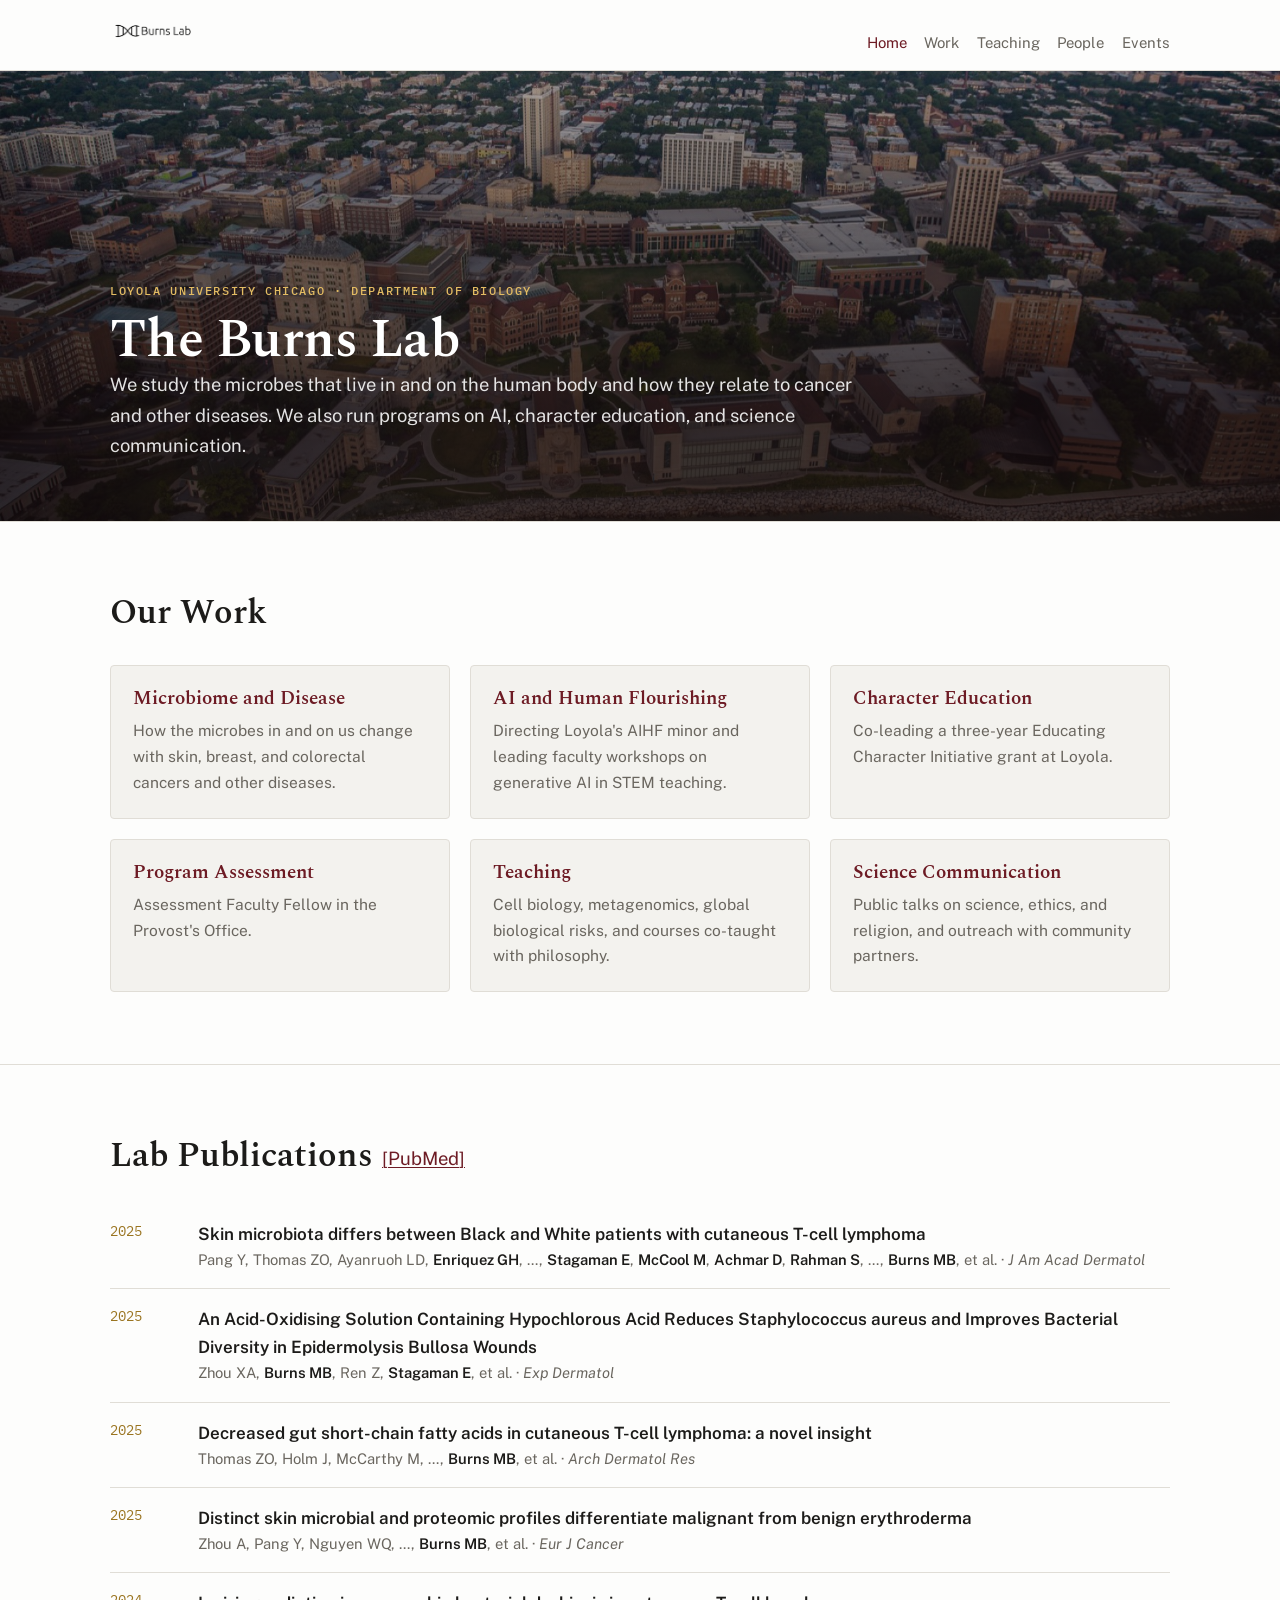
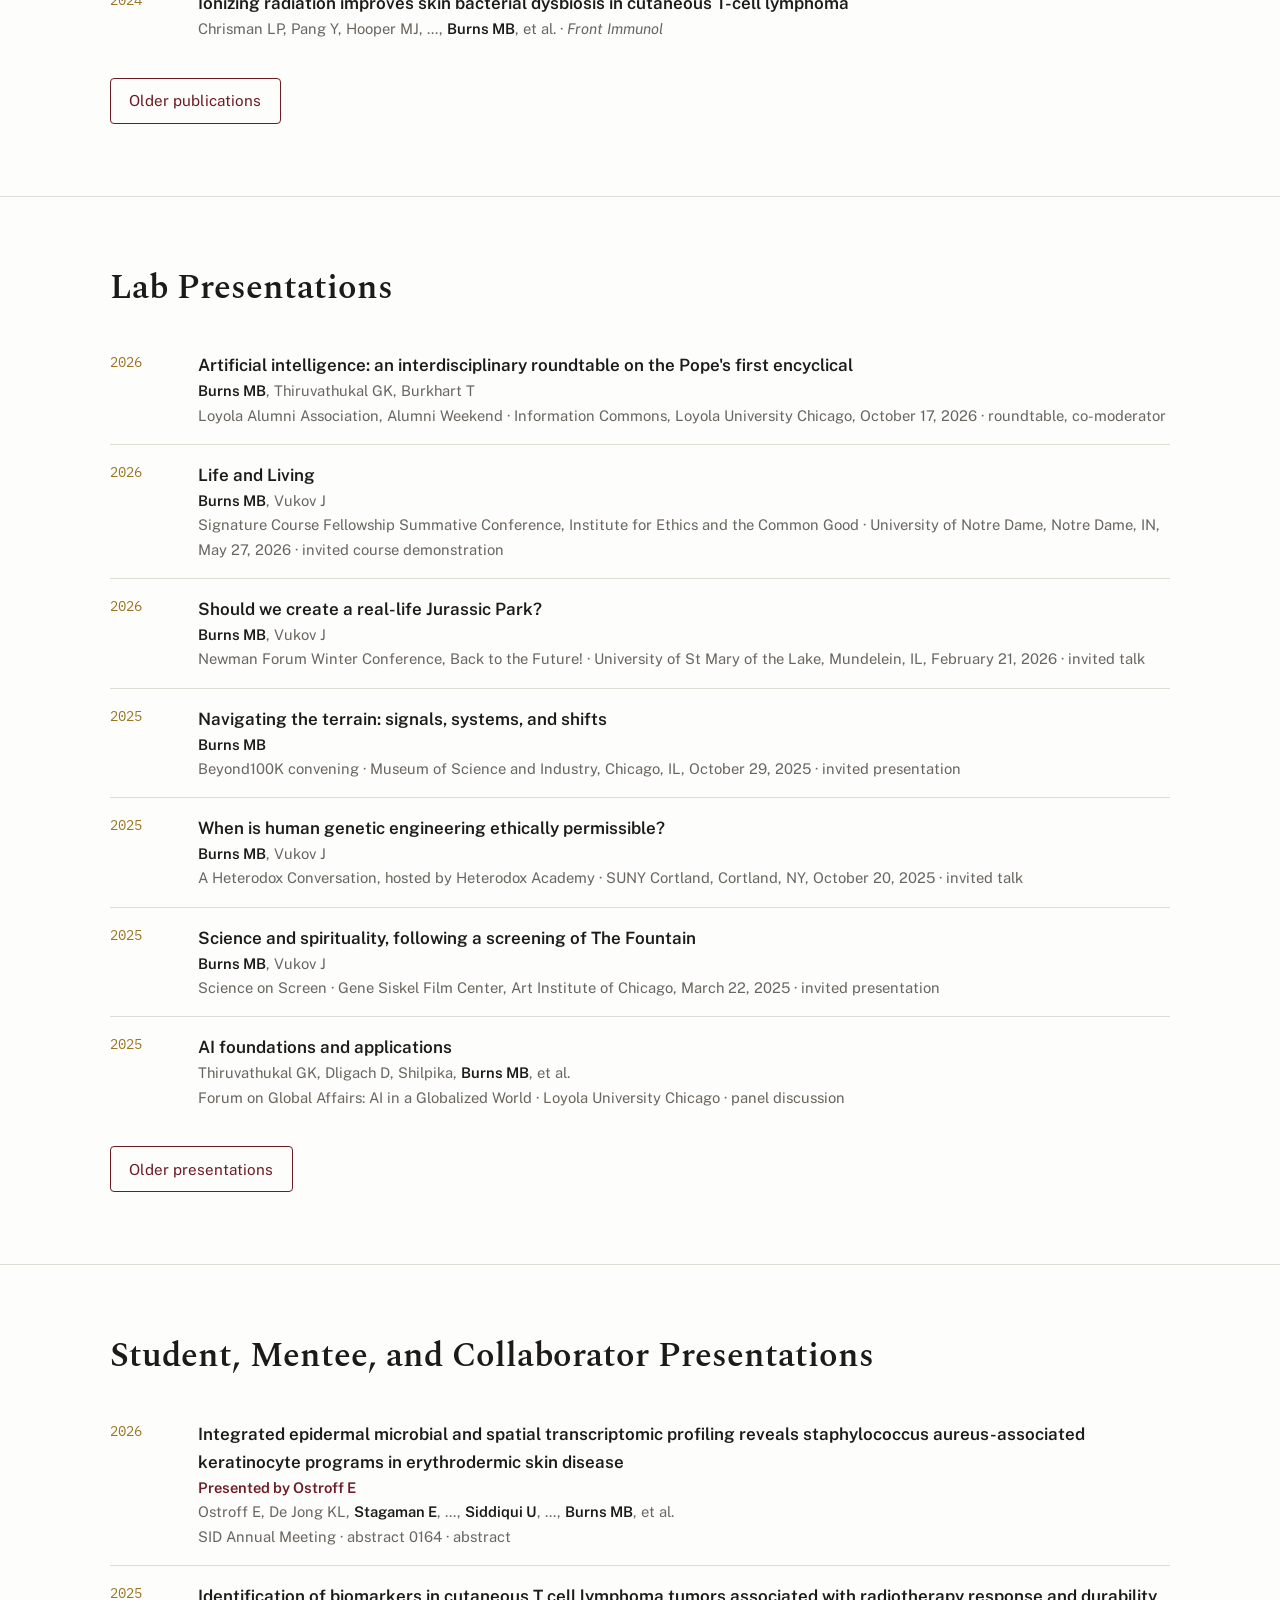
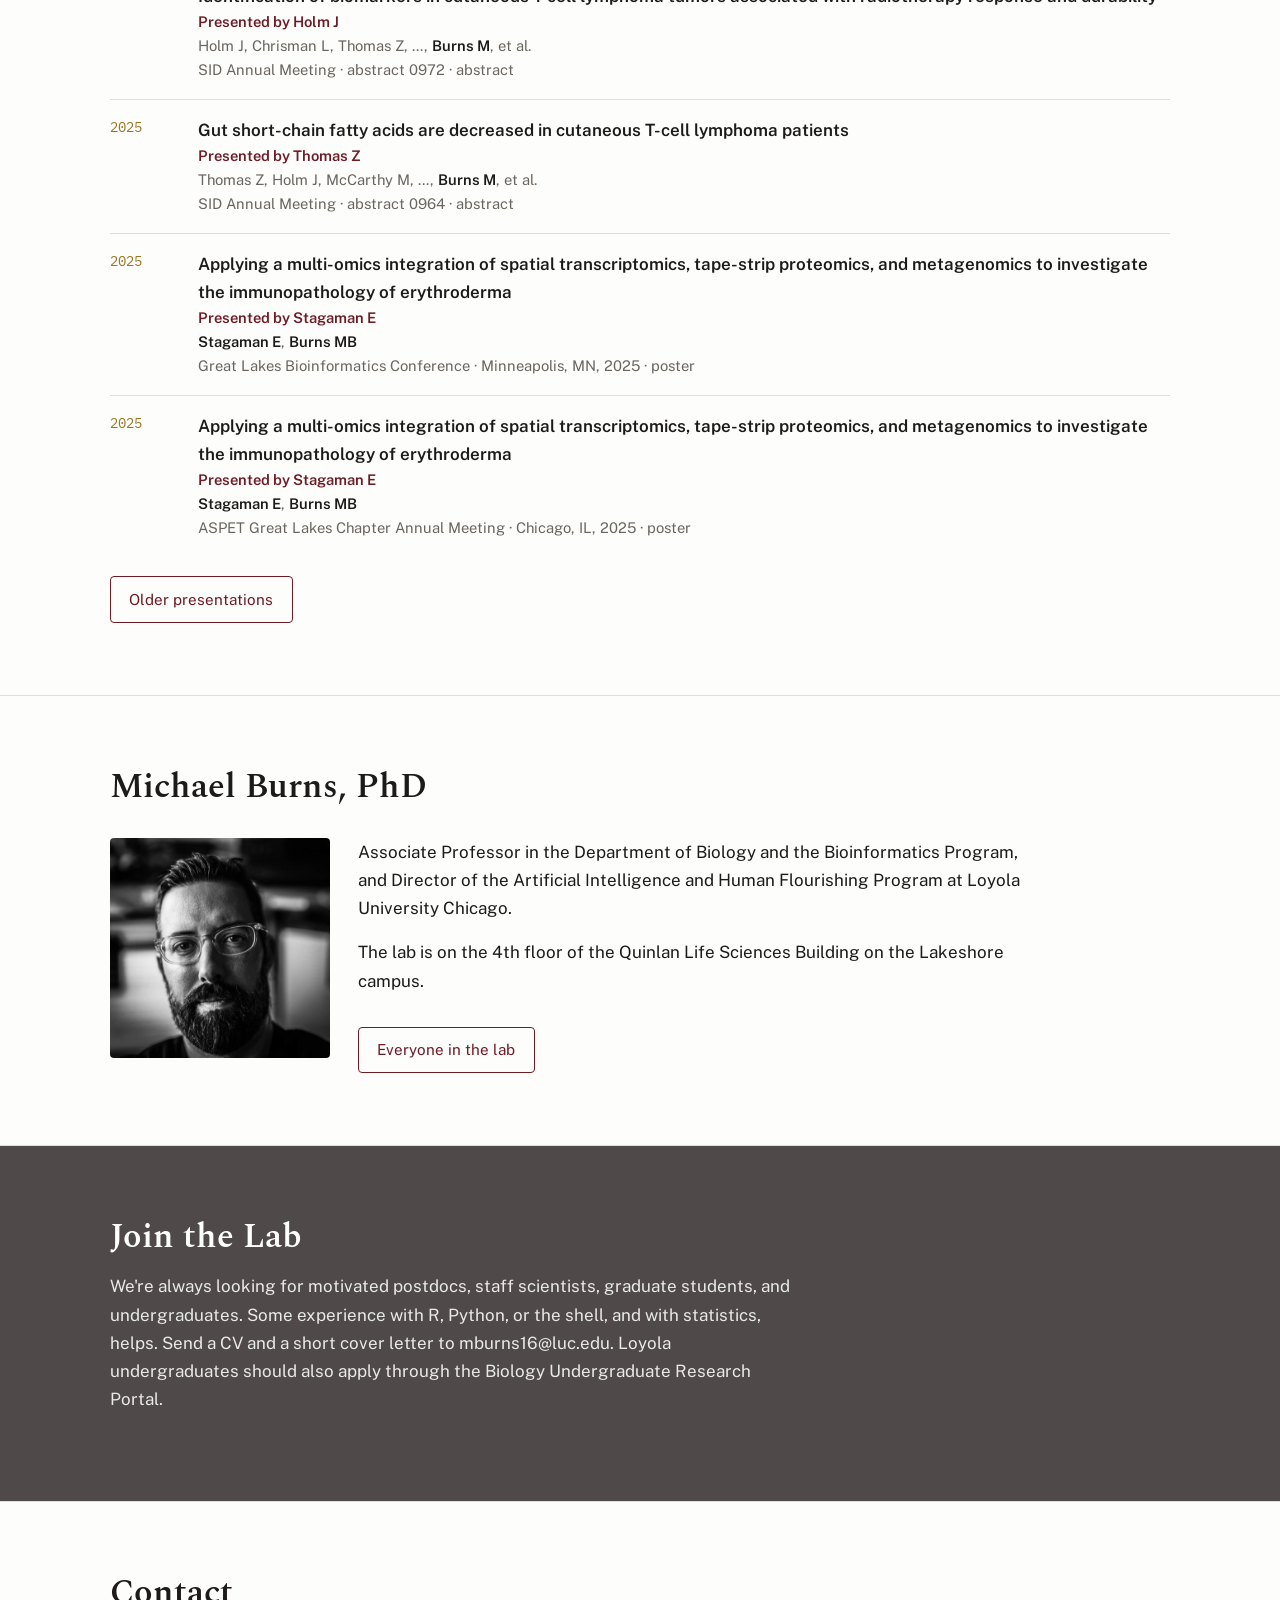
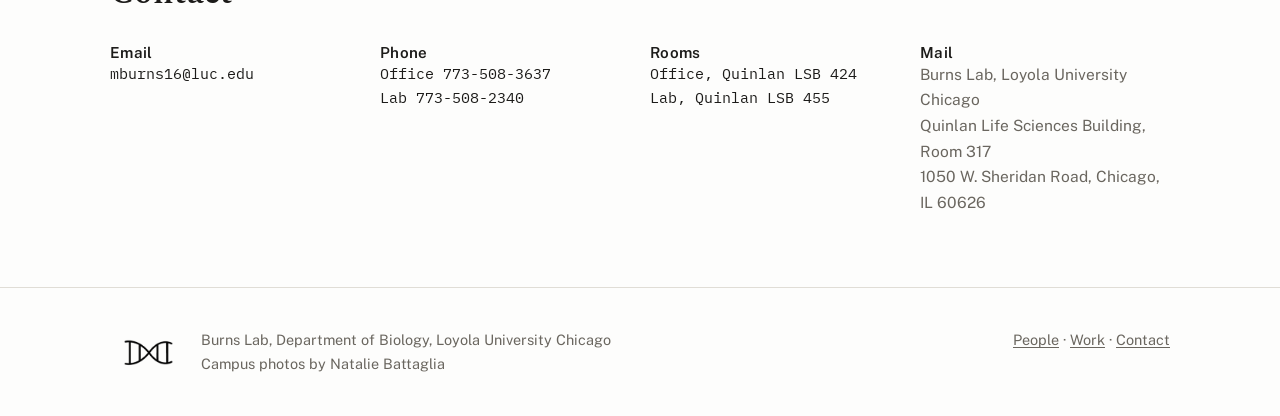
<file: index.html>
<!doctype html>
<html lang="en">
<head>
<meta charset="utf-8">
<meta name="viewport" content="width=device-width, initial-scale=1, viewport-fit=cover">
<!-- BETA: keeps search engines from listing the beta URL. Remove when burns-lab.org goes live. -->
<meta name="robots" content="noindex">
<title>Burns Lab</title>
<meta name="description" content="The Burns Lab at Loyola University Chicago studies how microbial communities interact with human cancers and other diseases, and works on AI and human flourishing, character education, program assessment, and public science communication.">
<link rel="icon" href="images/logos/burns-lab-mark.png">
<link rel="stylesheet" href="https://fonts.googleapis.com/css2?family=Spectral:wght@400;600&family=Public+Sans:wght@400;600&family=IBM+Plex+Mono:wght@500&display=swap">
<link rel="stylesheet" href="css/style.css">
</head>
<body>

<header class="site-header">
  <div class="wrap">
    <a class="brand" href="index.html"><img src="images/logos/burns-lab-wordmark.png" alt="Burns Lab"></a>
    <nav class="site-nav" aria-label="Main">
      <a href="index.html" aria-current="page">Home</a>
      <a href="work.html">Work</a>
      <a href="teaching.html">Teaching</a>
      <a href="people.html">People</a>
      <a href="events.html">Events</a>
    </nav>
  </div>
</header>

<main>

  <!-- Hero -->
  <section class="hero-photo">
    <img class="hero-bg" src="images/campus/campus-aerial.jpg" alt="Aerial view of the Loyola University Chicago Lakeshore campus along Lake Michigan">
    <div class="wrap hero-body">
    <p class="eyebrow">Loyola University Chicago &middot; Department of Biology</p>
    <h1>The Burns Lab</h1>
    <p class="lede">We study the microbes that live in and on the human body and how they relate
    to cancer and other diseases. We also run programs on AI, character education, and science
    communication.</p>
    </div>
  </section>

  <!-- Research and program cards, each linking to its panel on work.html -->
  <section class="band" id="work">
    <div class="wrap">
      <h2>Our Work</h2>
      <div class="grid">
        <a class="card card-link" href="work.html#microbiome">
          <span class="icon" aria-hidden="true"><svg viewBox="0 0 48 48"><circle cx="24" cy="24" r="19"/><circle cx="18" cy="18.5" r="3.5"/><circle cx="29.5" cy="17" r="2.2"/><circle cx="27" cy="29" r="4.5"/><circle cx="16" cy="30" r="2"/></svg></span>
          <h3>Microbiome and Disease</h3>
          <p>How the microbes in and on us change with skin, breast, and colorectal cancers and other diseases.</p>
        </a>
        <a class="card card-link" href="work.html#ai">
          <span class="icon" aria-hidden="true"><svg viewBox="0 0 48 48"><rect x="14" y="14" width="20" height="20" rx="3"/><circle cx="24" cy="24" r="4"/><path d="M20 14V8M28 14V8M20 34v6M28 34v6M14 20H8M14 28H8M34 20h6M34 28h6" stroke-linecap="round"/></svg></span>
          <h3>AI and Human Flourishing</h3>
          <p>Directing Loyola's AIHF minor and leading faculty workshops on generative AI in STEM teaching.</p>
        </a>
        <a class="card card-link" href="work.html#character">
          <span class="icon" aria-hidden="true"><svg viewBox="0 0 48 48"><path d="M24 41V21" stroke-linecap="round"/><path d="M24 25c0-6-4-10-10-10 0 6 4 10 10 10z"/><path d="M24 21c0-6 4-10 10-10 0 6-4 10-10 10z"/></svg></span>
          <h3>Character Education</h3>
          <p>Co-leading a three-year Educating Character Initiative grant at Loyola.</p>
        </a>
        <a class="card card-link" href="work.html#assessment">
          <span class="icon" aria-hidden="true"><svg viewBox="0 0 48 48"><path d="M8 40h32" stroke-linecap="round"/><path d="M15 40V26M24 40V14M33 40V32" stroke-linecap="round"/></svg></span>
          <h3>Program Assessment</h3>
          <p>Assessment Faculty Fellow in the Provost's Office.</p>
        </a>
        <a class="card card-link" href="teaching.html">
          <span class="icon" aria-hidden="true"><svg viewBox="0 0 48 48"><path d="M24 16c-3-3-7-4-12-4H8v24h4c5 0 9 1 12 4 3-3 7-4 12-4h4V12h-4c-5 0-9 1-12 4z"/><path d="M24 16v24"/></svg></span>
          <h3>Teaching</h3>
          <p>Cell biology, metagenomics, global biological risks, and courses co-taught with philosophy.</p>
        </a>
        <a class="card card-link" href="work.html#public-communication">
          <span class="icon" aria-hidden="true"><svg viewBox="0 0 48 48"><circle cx="24" cy="24" r="5"/><path d="M15 15a13 13 0 0 0 0 18M33 15a13 13 0 0 1 0 18M9 9a21 21 0 0 0 0 30M39 9a21 21 0 0 1 0 30" stroke-linecap="round"/></svg></span>
          <h3>Science Communication</h3>
          <p>Public talks on science, ethics, and religion, and outreach with community partners.</p>
        </a>
      </div>
    </div>
  </section>

  <!-- Publications: rendered from data/publications.json. Papers from the past 24 months
       (RECENT_MONTHS in the script below) are listed, older ones sit behind the button. -->
  <section class="band" id="publications">
    <div class="wrap">
      <h2>Lab Publications <a class="h-link" href="https://pubmed.ncbi.nlm.nih.gov/?term=Burns+MB%5BAuthor%5D&amp;sort=date">[PubMed]</a></h2>
      <ul class="pub-list" id="pub-list">
        <li class="pub"><span class="year"></span><span class="meta">Loading publications from PubMed&hellip;</span></li>
      </ul>
      <details class="older">
        <summary class="btn btn-ghost"><span class="show">Older publications</span><span class="hide">Hide older publications</span></summary>
        <ul class="pub-list" id="pub-list-older"></ul>
      </details>
    </div>
  </section>

  <!-- Talks given by Dr. Burns, then talks given by students, mentees and collaborators.
       Both come from data/abstracts.json (generated) and data/abstracts-manual.json.
       Each shows the past 24 months, with older ones behind the button. -->
  <section class="band" id="talks">
    <div class="wrap">
      <h2>Lab Presentations</h2>
      <ul class="pub-list" id="talk-list">
        <li class="pub"><span class="year"></span><span class="meta">Loading&hellip;</span></li>
      </ul>
      <details class="older">
        <summary class="btn btn-ghost"><span class="show">Older presentations</span><span class="hide">Hide older presentations</span></summary>
        <ul class="pub-list" id="talk-list-older"></ul>
      </details>
    </div>
  </section>

  <section class="band" id="student-talks">
    <div class="wrap">
      <h2>Student, Mentee, and Collaborator Presentations</h2>
      <ul class="pub-list" id="student-talk-list">
        <li class="pub"><span class="year"></span><span class="meta">Loading&hellip;</span></li>
      </ul>
      <details class="older">
        <summary class="btn btn-ghost"><span class="show">Older presentations</span><span class="hide">Hide older presentations</span></summary>
        <ul class="pub-list" id="student-talk-list-older"></ul>
      </details>
    </div>
  </section>

  <!-- Principal investigator -->
  <section class="band" id="pi">
    <div class="wrap">
      <h2>Michael Burns, PhD</h2>
      <div class="pi">
        <figure class="figure">
          <div class="frame"><img src="images/people/michael-burns.jpg" alt="Portrait of Michael Burns"></div>
        </figure>
        <div>
          <p>Associate Professor in the Department of Biology and the Bioinformatics Program,
          and Director of the Artificial Intelligence and Human Flourishing Program at Loyola
          University Chicago.</p>
          <p>The lab is on the 4th floor of the Quinlan Life Sciences Building on the Lakeshore
          campus.</p>
          <div class="actions">
            <a class="btn btn-ghost" href="people.html">Everyone in the lab</a>
          </div>
        </div>
      </div>
    </div>
  </section>

  <!-- Recruiting -->
  <section class="band band-photo" id="join" style="background-image: url(images/campus/quinlan-life-sciences-sign.jpg);">
    <div class="wrap">
      <h2>Join the Lab</h2>
      <p>We're always looking for motivated postdocs, staff scientists, graduate students, and
      undergraduates. Some experience with R, Python, or the shell, and with statistics, helps.
      Send a CV and a short cover letter to mburns16@luc.edu. Loyola undergraduates should also
      apply through the Biology Undergraduate Research Portal.</p>
    </div>
  </section>

  <!-- Contact -->
  <section class="band" id="contact">
    <div class="wrap">
      <h2>Contact</h2>
      <div class="grid contact-grid">
        <div>
          <h3>Email</h3>
          <p class="value">mburns16@luc.edu</p>
        </div>
        <div>
          <h3>Phone</h3>
          <p class="value">Office 773-508-3637<br>Lab 773-508-2340</p>
        </div>
        <div>
          <h3>Rooms</h3>
          <p class="value">Office, Quinlan LSB 424<br>Lab, Quinlan LSB 455</p>
        </div>
        <div>
          <h3>Mail</h3>
          <p>Burns Lab, Loyola University Chicago<br>
          Quinlan Life Sciences Building, Room 317<br>
          1050 W. Sheridan Road, Chicago, IL 60626</p>
        </div>
      </div>
    </div>
  </section>

</main>

<footer class="site-footer">
  <div class="wrap">
    <div class="footer-brand">
      <img src="images/logos/burns-lab-mark.png" alt="">
      <div>Burns Lab, Department of Biology, Loyola University Chicago<br>
      Campus photos by Natalie Battaglia</div>
    </div>
    <div><a href="people.html">People</a> &middot; <a href="work.html">Work</a> &middot; <a href="index.html#contact">Contact</a></div>
  </div>
</footer>

<script>
// ---- settings ----------------------------------------------------------
const LEAD = 3;            // authors always shown at the start of a citation
const RECENT_MONTHS = 24;  // papers and talks this recent are listed; older ones sit behind the button
const OLDEST = "2017";     // talks before this year are left off entirely
// ------------------------------------------------------------------------

// Is this author one of ours? PubMed writes authors as "Lastname II", so match on
// surname plus first initial against data/lab-authors.json
// (rebuilt by scripts/update-lab-authors.sh).
const isLab = (lab, a) => {
  const i = a.lastIndexOf(" ");
  if (i < 0) return false;
  const last = a.slice(0, i).toLowerCase(), initials = a.slice(i + 1);
  return lab.some(p => p.last.toLowerCase() === last && initials.startsWith(p.initial));
};

// Author line: the first few authors plus anyone from the lab, in bold, however deep in the list.
const authorLine = (lab, authors) => {
  const names = authors.split(", ");
  const shown = [];
  let prev = -1;
  names.forEach((n, i) => {
    if (i >= LEAD && !isLab(lab, n)) return;
    if (prev >= 0 && i > prev + 1) shown.push("&hellip;");
    shown.push(isLab(lab, n) ? "<b>" + n + "</b>" : n);
    prev = i;
  });
  if (prev < names.length - 1) shown.push("et al.");
  return shown.join(", ");
};

// The lists below load after the page does and push everything under them down, so a
// link like index.html#contact would land in the wrong spot. Jump again once they are in.
const jumpToHash = () => {
  const target = location.hash && document.getElementById(location.hash.slice(1));
  if (target) target.scrollIntoView();
};

// Recent or older? A record's "date" (YYYY-MM-DD, or YYYY-MM) decides which side of the
// cutoff it lands on. A record with only a year is compared by year alone, which puts it
// on the older side in the cutoff's own year, so give recent ones a date.
const since = new Date();
since.setMonth(since.getMonth() - RECENT_MONTHS);
const CUTOFF = since.toISOString().slice(0, 10);   // e.g. "2024-10-20"
const when = r => r.date || r.year;
const newestFirst = (a, b) => when(b).localeCompare(when(a));

// Fill one section: recent rows in its list, the rest behind its "Older" button.
const fillList = (id, rows, row) => {
  const recent = rows.filter(r => when(r) >= CUTOFF);
  const older = rows.filter(r => when(r) < CUTOFF);
  document.getElementById(id).innerHTML = recent.length
    ? recent.map(row).join("")
    : `<li class="pub"><span class="year"></span><span class="meta">Nothing in the past ${RECENT_MONTHS} months.</span></li>`;
  const olderList = document.getElementById(id + "-older");
  olderList.innerHTML = older.map(row).join("");
  olderList.closest("details").hidden = older.length === 0;
};

const labReady = fetch("data/lab-authors.json").then(r => r.json()).catch(() => []);

// Publications. data/publications.json comes from scripts/update-publications.sh;
// data/publications-manual.json holds papers PubMed has not indexed yet (no PMID, so link the DOI).
Promise.all([
  labReady,
  fetch("data/publications.json").then(r => r.json()),
  fetch("data/publications-manual.json").then(r => r.json()).catch(() => [])
]).then(([lab, pubmed, extra]) => {
  const papers = pubmed.concat(extra).sort(newestFirst);
  fillList("pub-list", papers, p => {
    const link = p.pmid ? `https://pubmed.ncbi.nlm.nih.gov/${p.pmid}/` : `https://doi.org/${p.doi}`;
    return `<li class="pub">
        <span class="year">${p.year}</span>
        <span>
          <a class="title" href="${link}">${p.title}</a>
          <span class="meta">${authorLine(lab, p.authors)} &middot; <em>${p.journal}</em></span>
        </span>
      </li>`;
  });
})
.catch(() => {
  document.getElementById("pub-list").innerHTML =
    '<li class="pub"><span class="year"></span><span class="meta">Publication list is temporarily unavailable.</span></li>';
})
.finally(jumpToHash);

// Talks, posters and panels. data/abstracts.json is generated from Crossref by
// scripts/update-abstracts.sh; data/abstracts-manual.json holds everything with no DOI.
const talkRow = (lab, r, showPresenter) => {
  const title = r.link ? `<a class="title" href="${r.link}">${r.title}</a>`
                       : `<span class="title">${r.title}</span>`;
  const detail = [r.meeting, r.where, r.number ? "abstract " + r.number : "", r.type]
                 .filter(Boolean).join(" &middot; ");
  const by = showPresenter && r.presenter
             ? `<span class="meta presenter">Presented by ${r.presenter}</span>` : "";
  return `<li class="pub">
      <span class="year">${r.year}</span>
      <span>
        ${title}
        ${by}
        <span class="meta">${authorLine(lab, r.authors)}</span>
        <span class="meta">${detail}</span>
      </span>
    </li>`;
};

Promise.all([
  labReady,
  fetch("data/abstracts.json").then(r => r.json()),
  fetch("data/abstracts-manual.json").then(r => r.json()).catch(() => [])
]).then(([lab, auto, manual]) => {
  const all = auto.concat(manual)
    .filter(r => r.year >= OLDEST)
    .sort(newestFirst);
  fillList("talk-list", all.filter(r => r.presented_by === "burns"), r => talkRow(lab, r, false));
  fillList("student-talk-list", all.filter(r => r.presented_by !== "burns"), r => talkRow(lab, r, true));
})
.catch(() => {
  document.getElementById("talk-list").innerHTML =
    '<li class="pub"><span class="year"></span><span class="meta">List is temporarily unavailable.</span></li>';
})
.finally(jumpToHash);
</script>

</body>
</html>
</file>
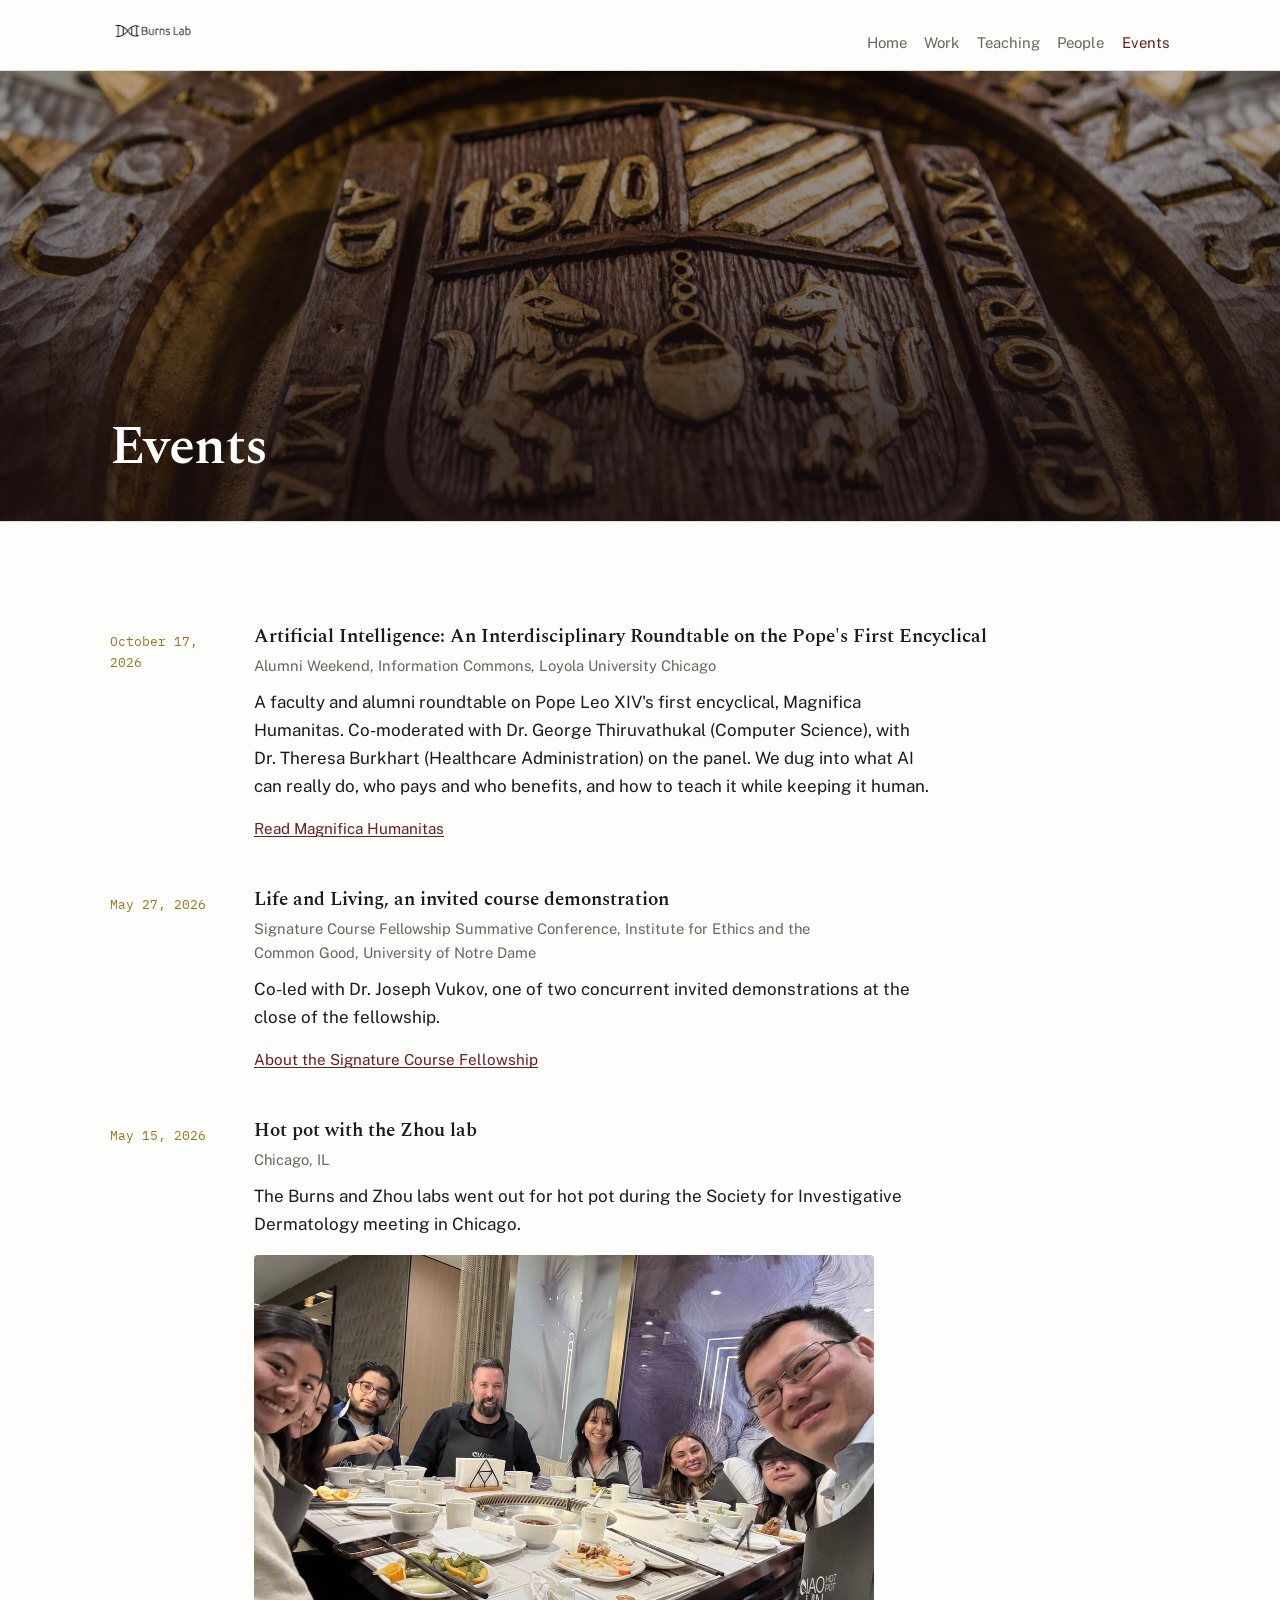
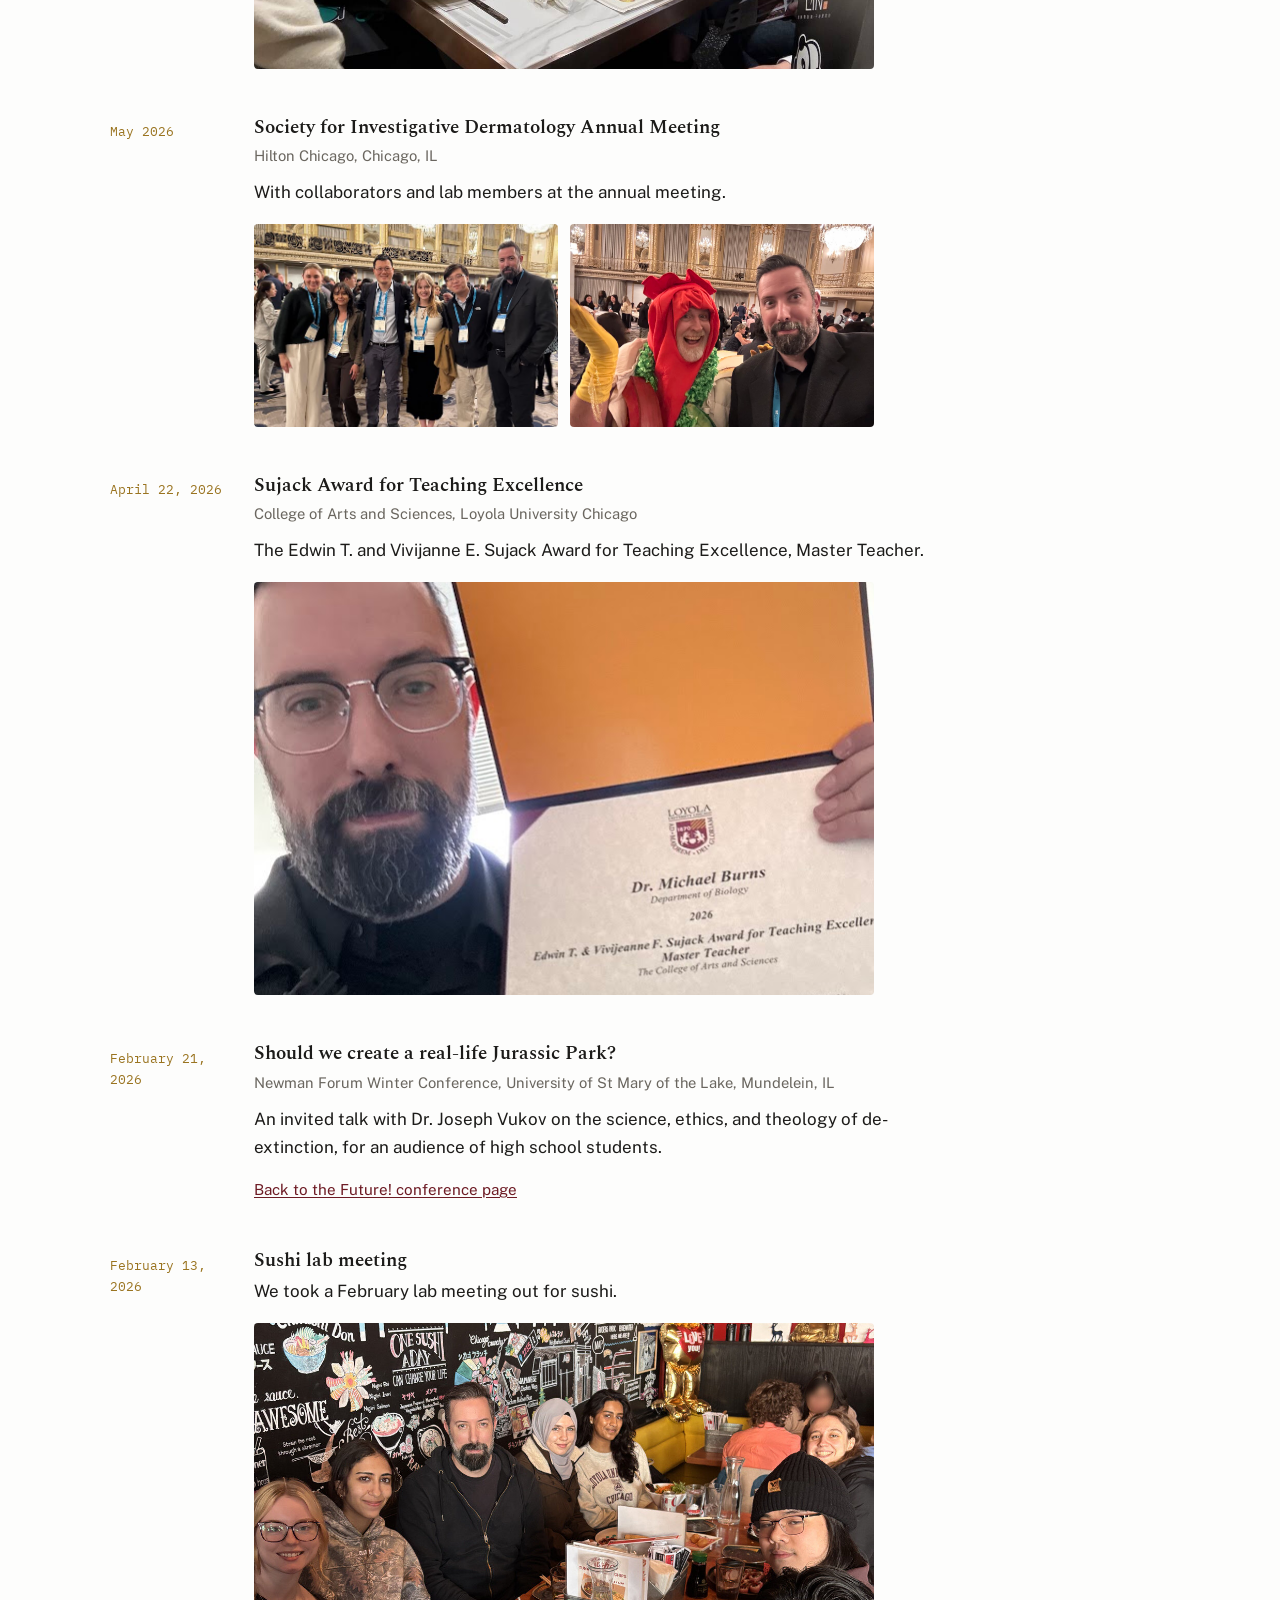
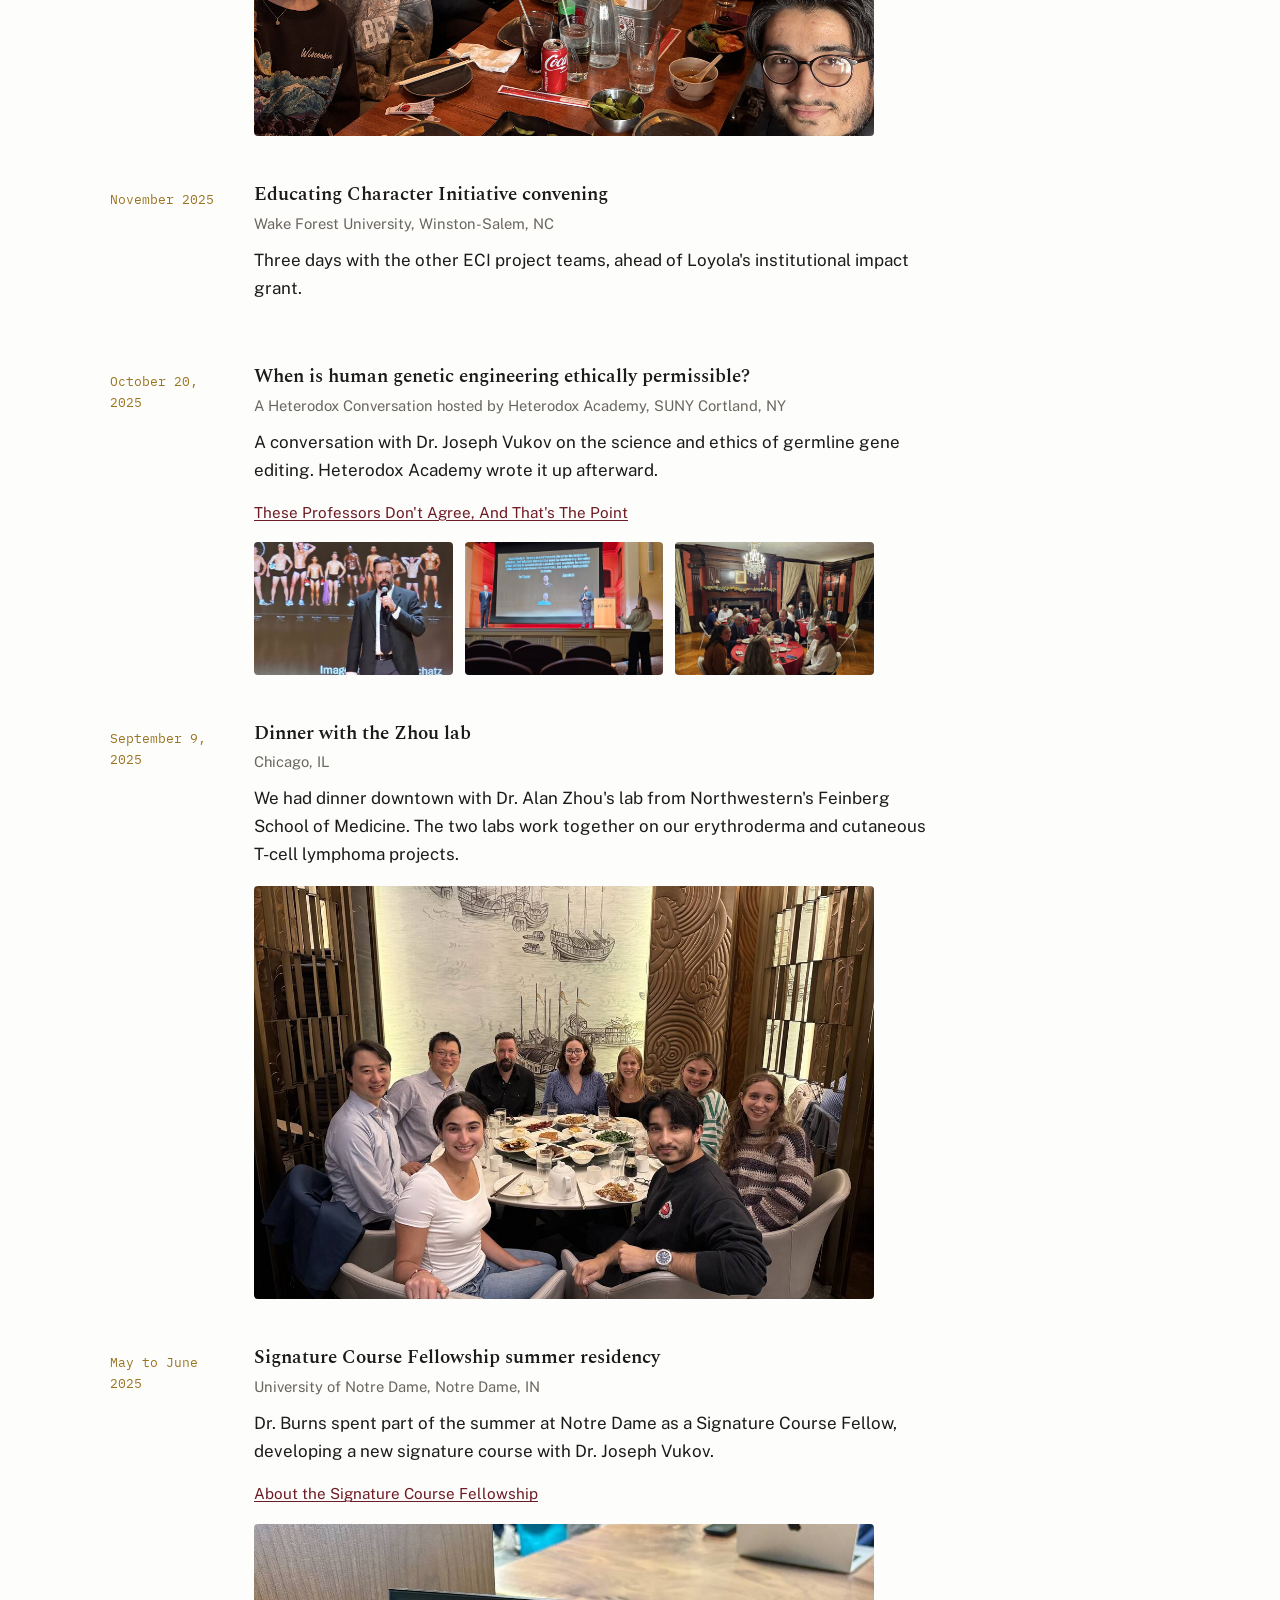
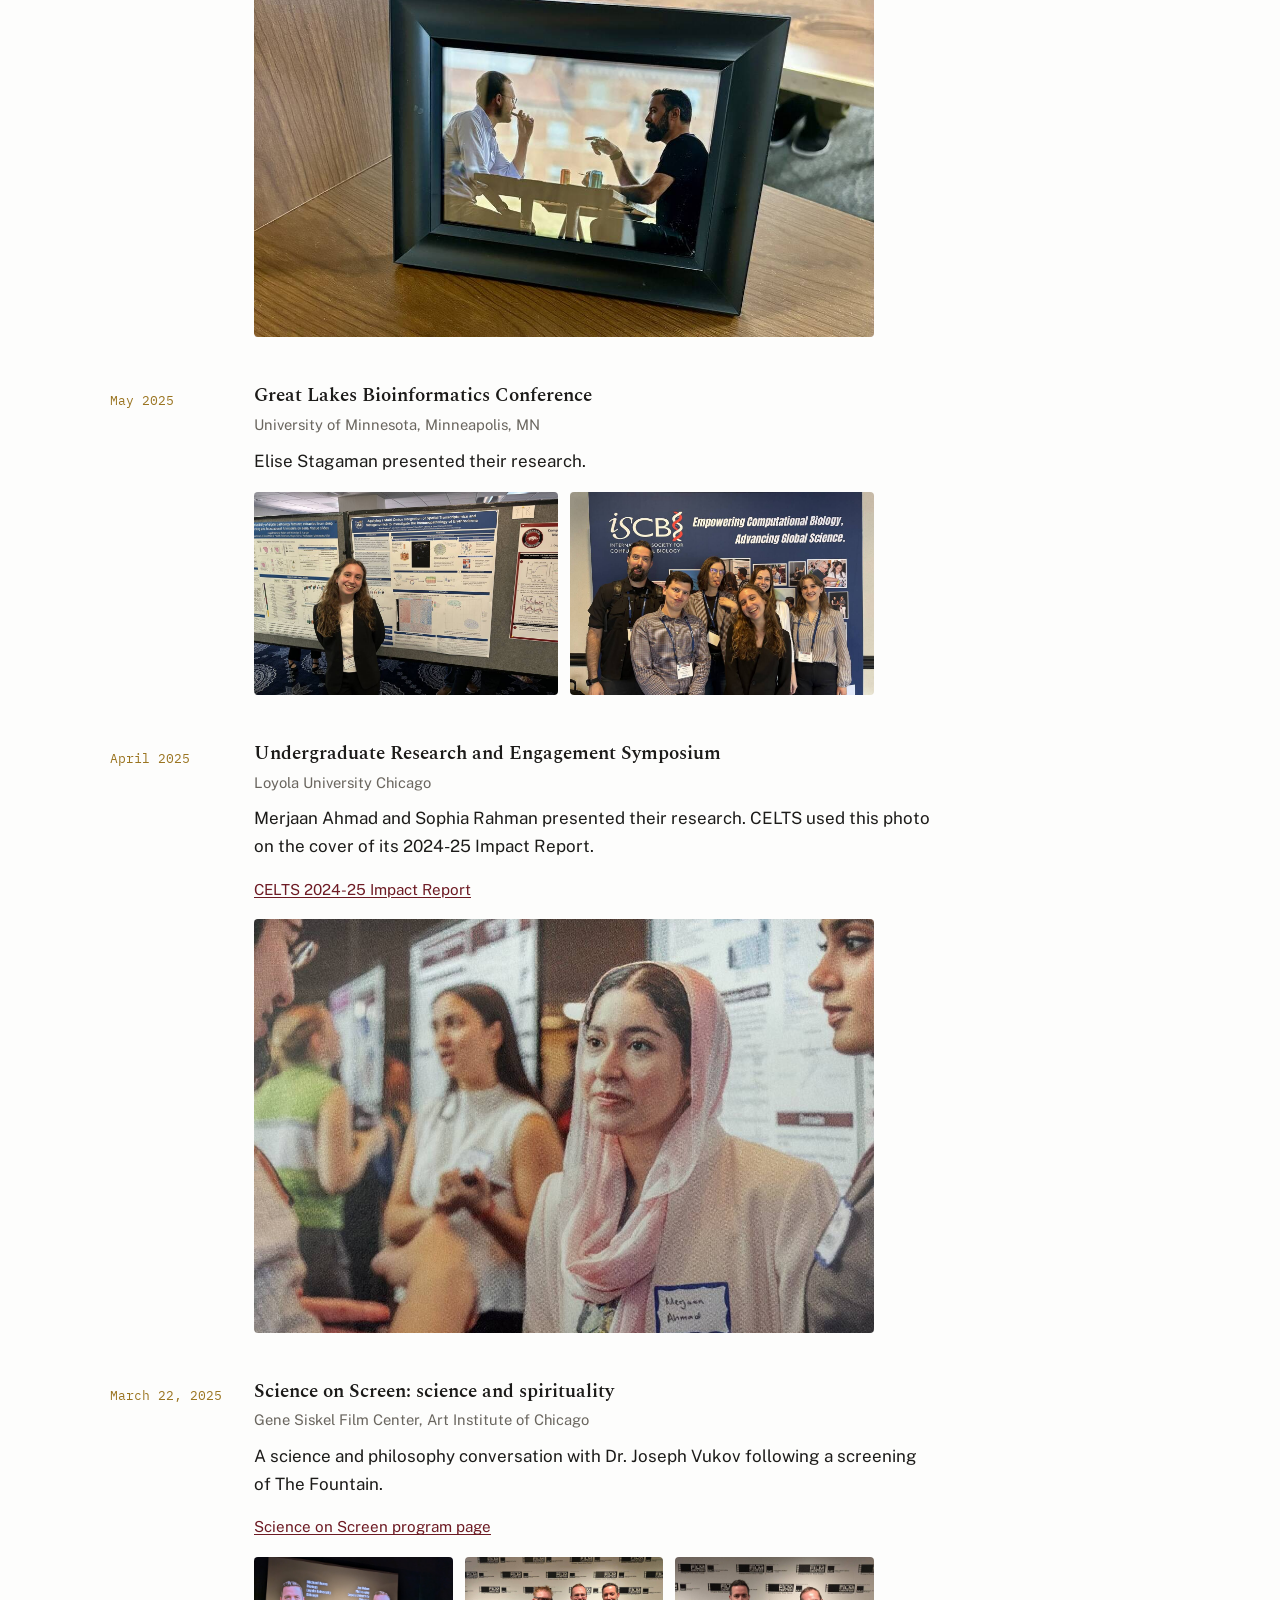
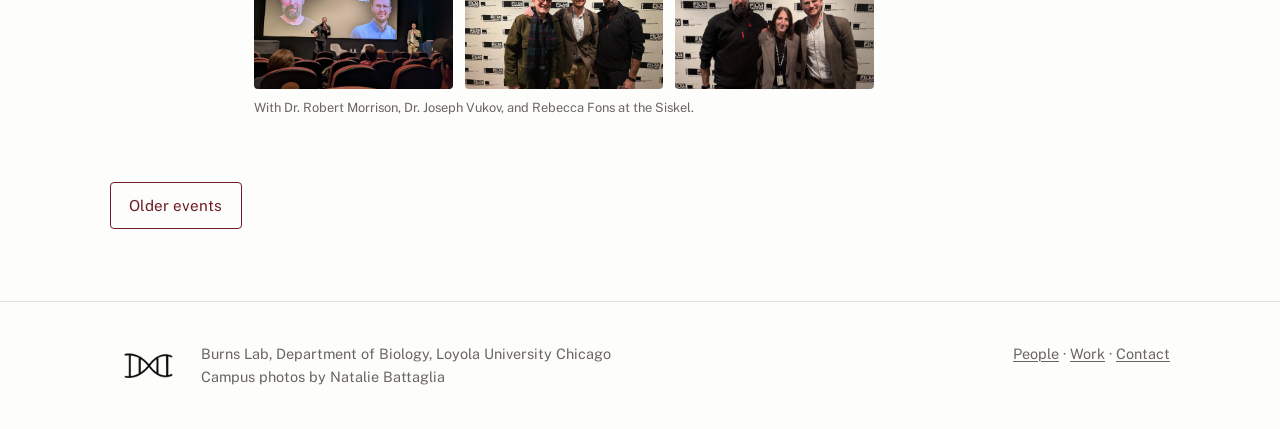
<file: events.html>
<!doctype html>
<html lang="en">
<head>
<meta charset="utf-8">
<meta name="viewport" content="width=device-width, initial-scale=1, viewport-fit=cover">
<!-- BETA: keeps search engines from listing the beta URL. Remove when burns-lab.org goes live. -->
<meta name="robots" content="noindex">
<title>Events | Burns Lab</title>
<meta name="description" content="Talks, conferences, and events from the Burns Lab at Loyola University Chicago.">
<link rel="icon" href="images/logos/burns-lab-mark.png">
<link rel="stylesheet" href="https://fonts.googleapis.com/css2?family=Spectral:wght@400;600&family=Public+Sans:wght@400;600&family=IBM+Plex+Mono:wght@500&display=swap">
<link rel="stylesheet" href="css/style.css">
</head>
<body>

<header class="site-header">
  <div class="wrap">
    <a class="brand" href="index.html"><img src="images/logos/burns-lab-wordmark.png" alt="Burns Lab"></a>
    <nav class="site-nav" aria-label="Main">
      <a href="index.html">Home</a>
      <a href="work.html">Work</a>
      <a href="teaching.html">Teaching</a>
      <a href="people.html">People</a>
      <a href="events.html" aria-current="page">Events</a>
    </nav>
  </div>
</header>

<main>

  <!-- Photos for an event go in images/events/<slug>/; run scripts/update-events.sh
       and they show up here. -->
  <section class="hero-photo">
    <img class="hero-bg" src="images/campus/crest-carved-seal.jpg" alt="A carved and gilded Loyola University Chicago seal" style="object-position: center 45%;">
    <div class="wrap hero-body">
      <h1>Events</h1>
    </div>
  </section>

  <section class="band">
    <div class="wrap">
      <ol class="timeline" id="events">
        <li class="event"><div class="when"></div><div><p>Loading events&hellip;</p></div></li>
      </ol>
      <details class="older">
        <summary class="btn btn-ghost"><span class="show">Older events</span><span class="hide">Hide older events</span></summary>
        <ol class="timeline" id="events-older"></ol>
      </details>
    </div>
  </section>

</main>

<footer class="site-footer">
  <div class="wrap">
    <div class="footer-brand">
      <img src="images/logos/burns-lab-mark.png" alt="">
      <div>Burns Lab, Department of Biology, Loyola University Chicago<br>
      Campus photos by Natalie Battaglia</div>
    </div>
    <div><a href="people.html">People</a> &middot; <a href="work.html">Work</a> &middot; <a href="index.html#contact">Contact</a></div>
  </div>
</footer>
<script>
// ---- settings ----------------------------------------------------------
const RECENT_MONTHS = 24;  // events this recent are listed; older ones sit behind the button
// ------------------------------------------------------------------------

const since = new Date();
since.setMonth(since.getMonth() - RECENT_MONTHS);
const CUTOFF = since.toISOString().slice(0, 10);   // e.g. "2024-10-20"

// Events come from data/events.json, newest first. Each entry takes:
//   slug    names its photo folder, images/events/<slug>/
//   date    sortable, YYYY-MM-DD
//   display how the date should read on the page
//   title, where, text
//   link, linkText   optional link out to the event or a write-up
//   photos  filled in by scripts/update-events.sh, do not edit by hand
//   credit  optional caption under the photos
//   hidden  true keeps an event in the file but off the page
const eventRow = e => {
  const photos = (e.photos || []).map(src =>
    `<figure class="figure"><div class="frame"><img src="${src}" alt=""></div></figure>`).join("");
  return `<li class="event">
    <div class="when">${e.display}</div>
    <div>
      <h3>${e.title}</h3>
      ${e.where ? `<p class="where">${e.where}</p>` : ""}
      <p>${e.text}</p>
      ${e.link ? `<p class="event-link"><a href="${e.link}">${e.linkText || "More about this event"}</a></p>` : ""}
      ${photos ? `<div class="event-photos">${photos}</div>` : ""}
      ${photos && e.credit ? `<p class="credit">${e.credit}</p>` : ""}
    </div>
  </li>`;
};

fetch("data/events.json")
  .then(r => r.json())
  .then(events => {
    events = events.filter(e => !e.hidden);
    events.sort((a, b) => b.date.localeCompare(a.date));
    // recent events in the timeline, the rest behind the "Older events" button
    const recent = events.filter(e => e.date >= CUTOFF);
    const older = events.filter(e => e.date < CUTOFF);
    document.getElementById("events").innerHTML = recent.length
      ? recent.map(eventRow).join("")
      : `<li class="event"><div class="when"></div><div><p>Nothing in the past ${RECENT_MONTHS} months.</p></div></li>`;
    const olderList = document.getElementById("events-older");
    olderList.innerHTML = older.map(eventRow).join("");
    olderList.closest("details").hidden = older.length === 0;
  })
  .catch(() => {
    document.getElementById("events").innerHTML =
      '<li class="event"><div class="when"></div><div><p>Event list is temporarily unavailable.</p></div></li>';
  });
</script>

</body>
</html>
</file>
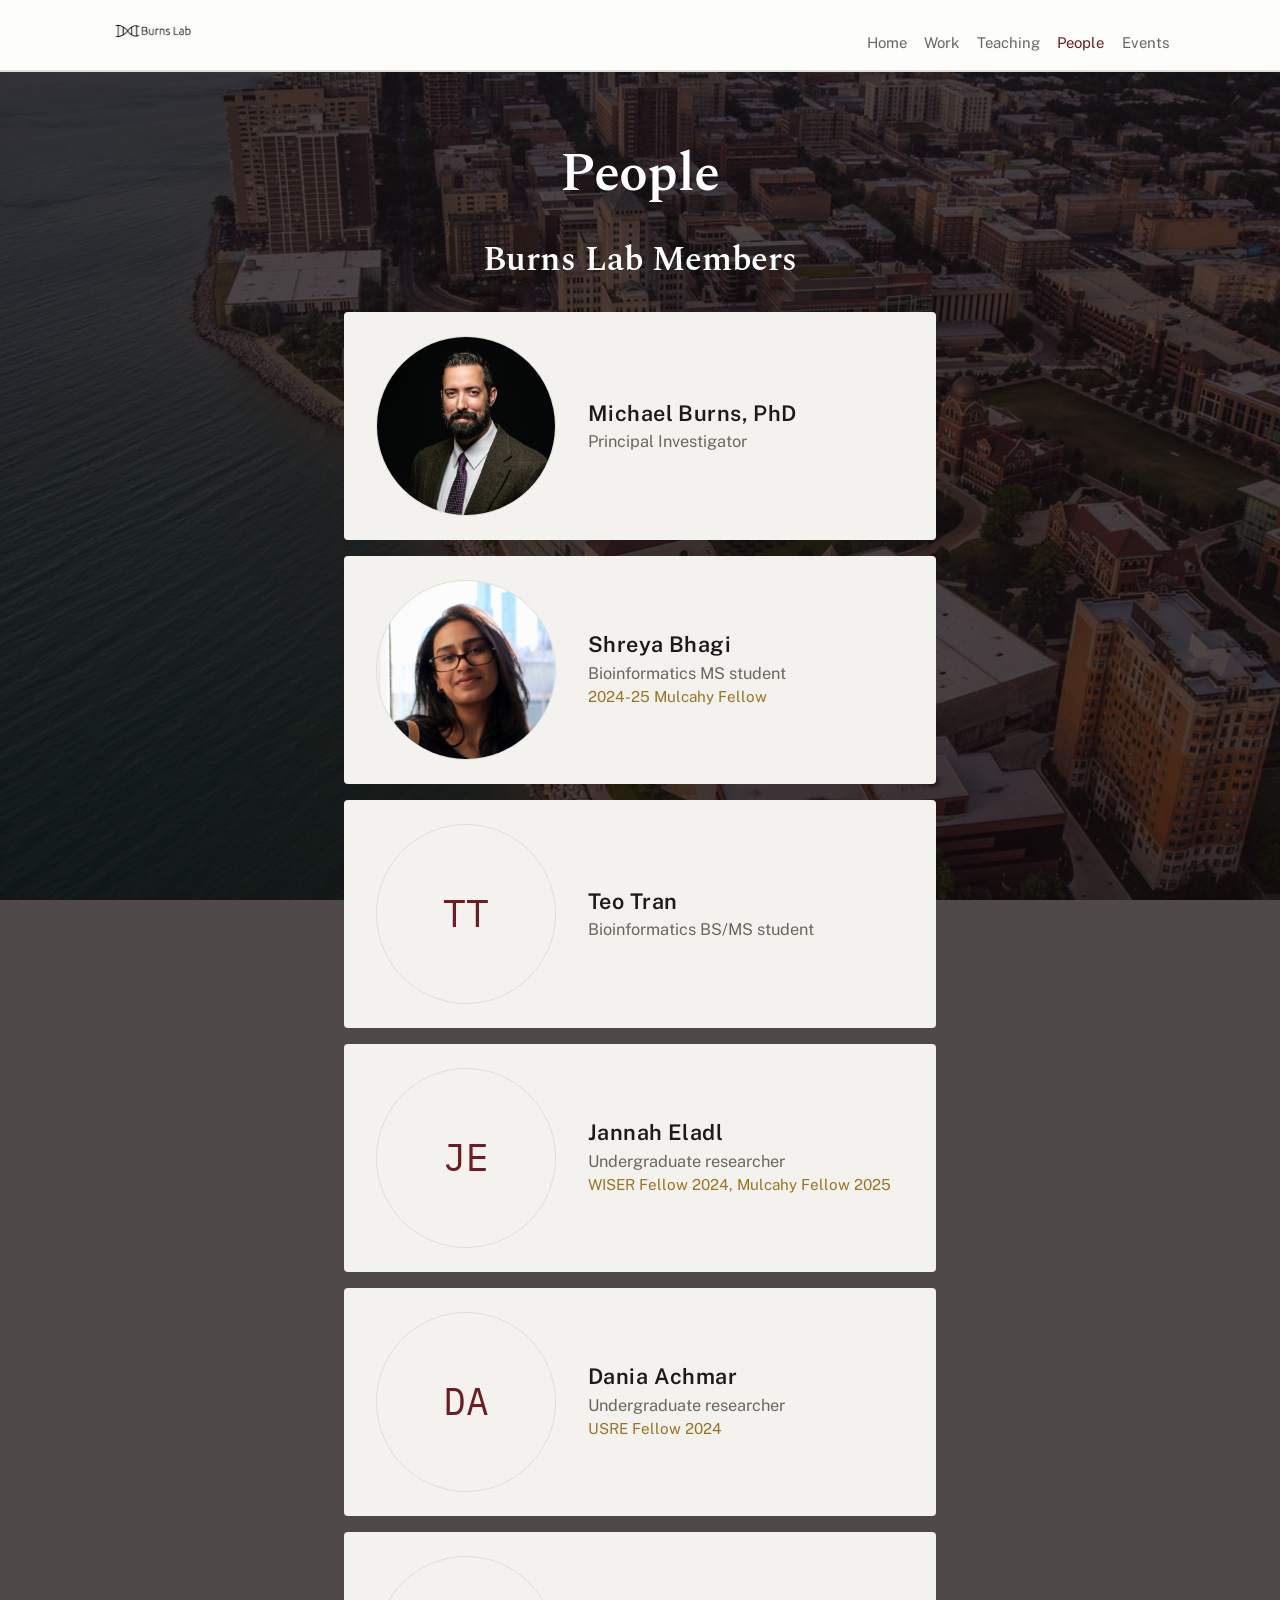
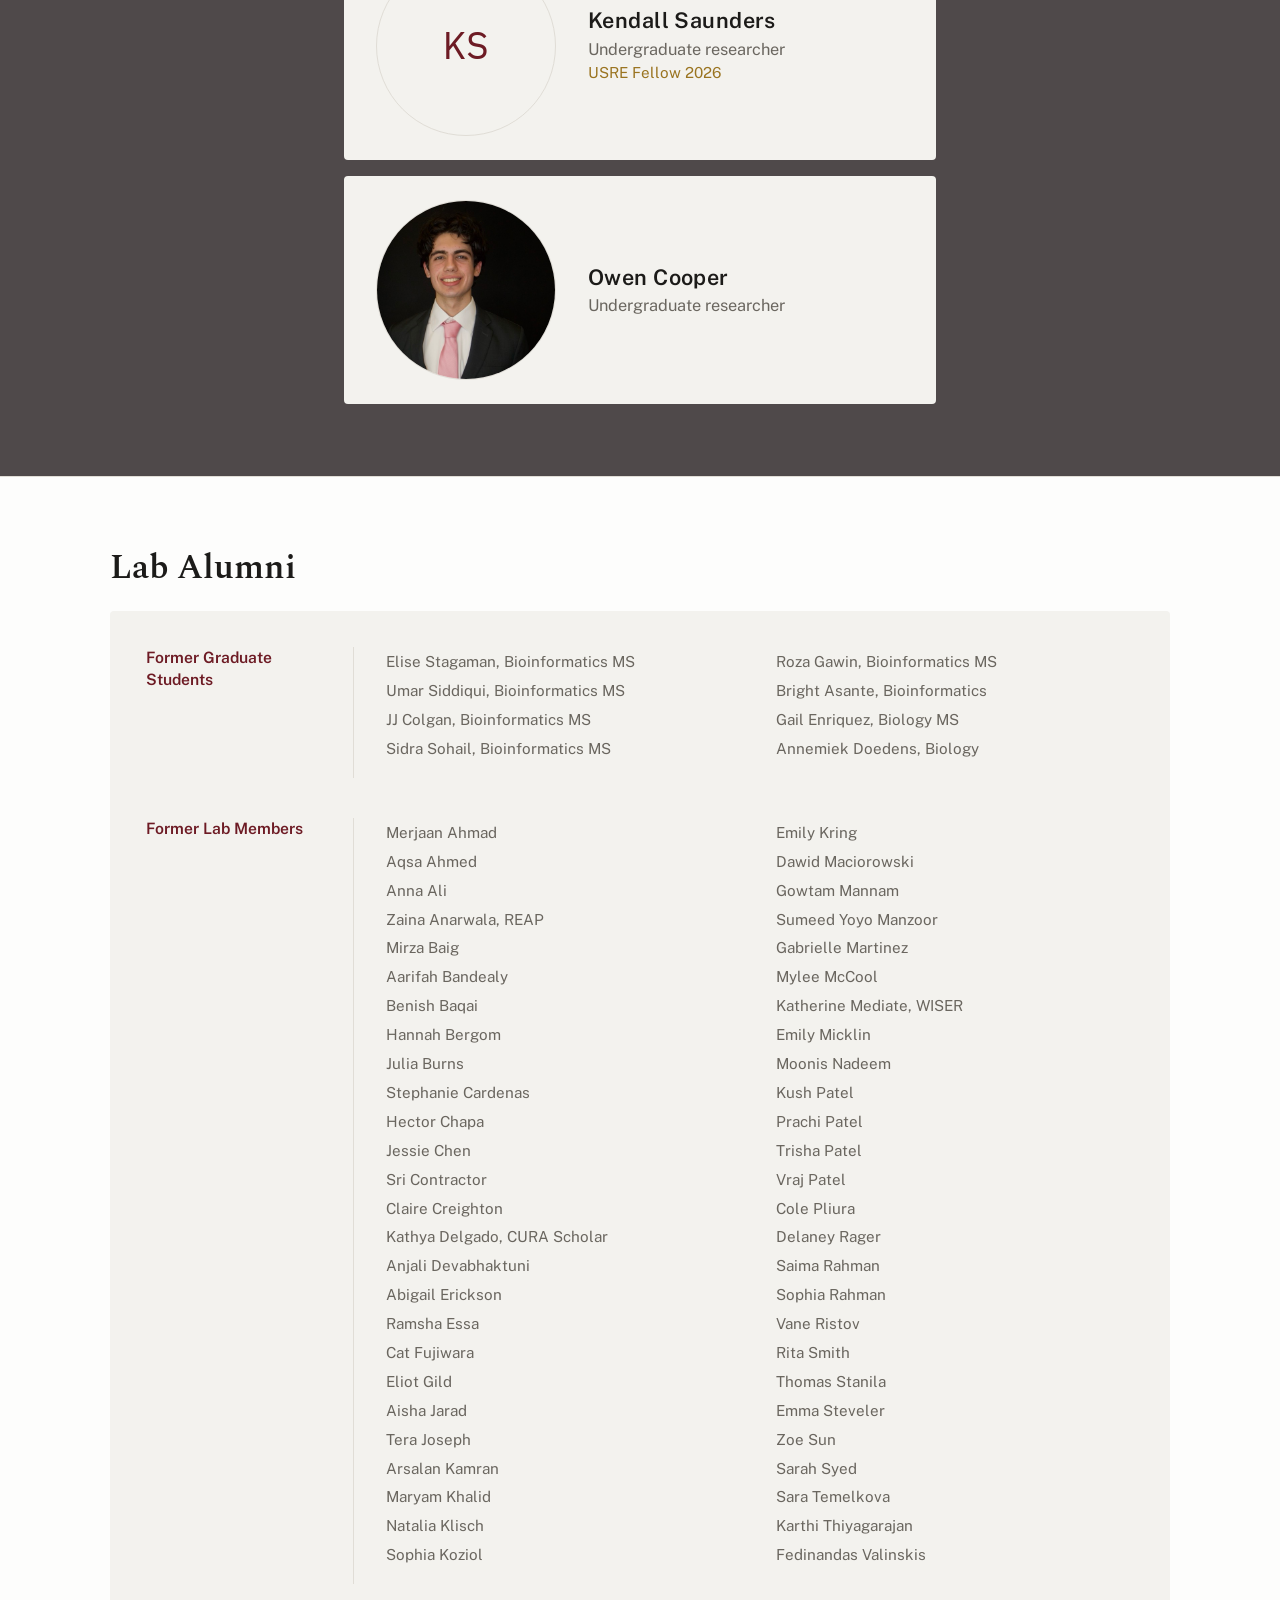
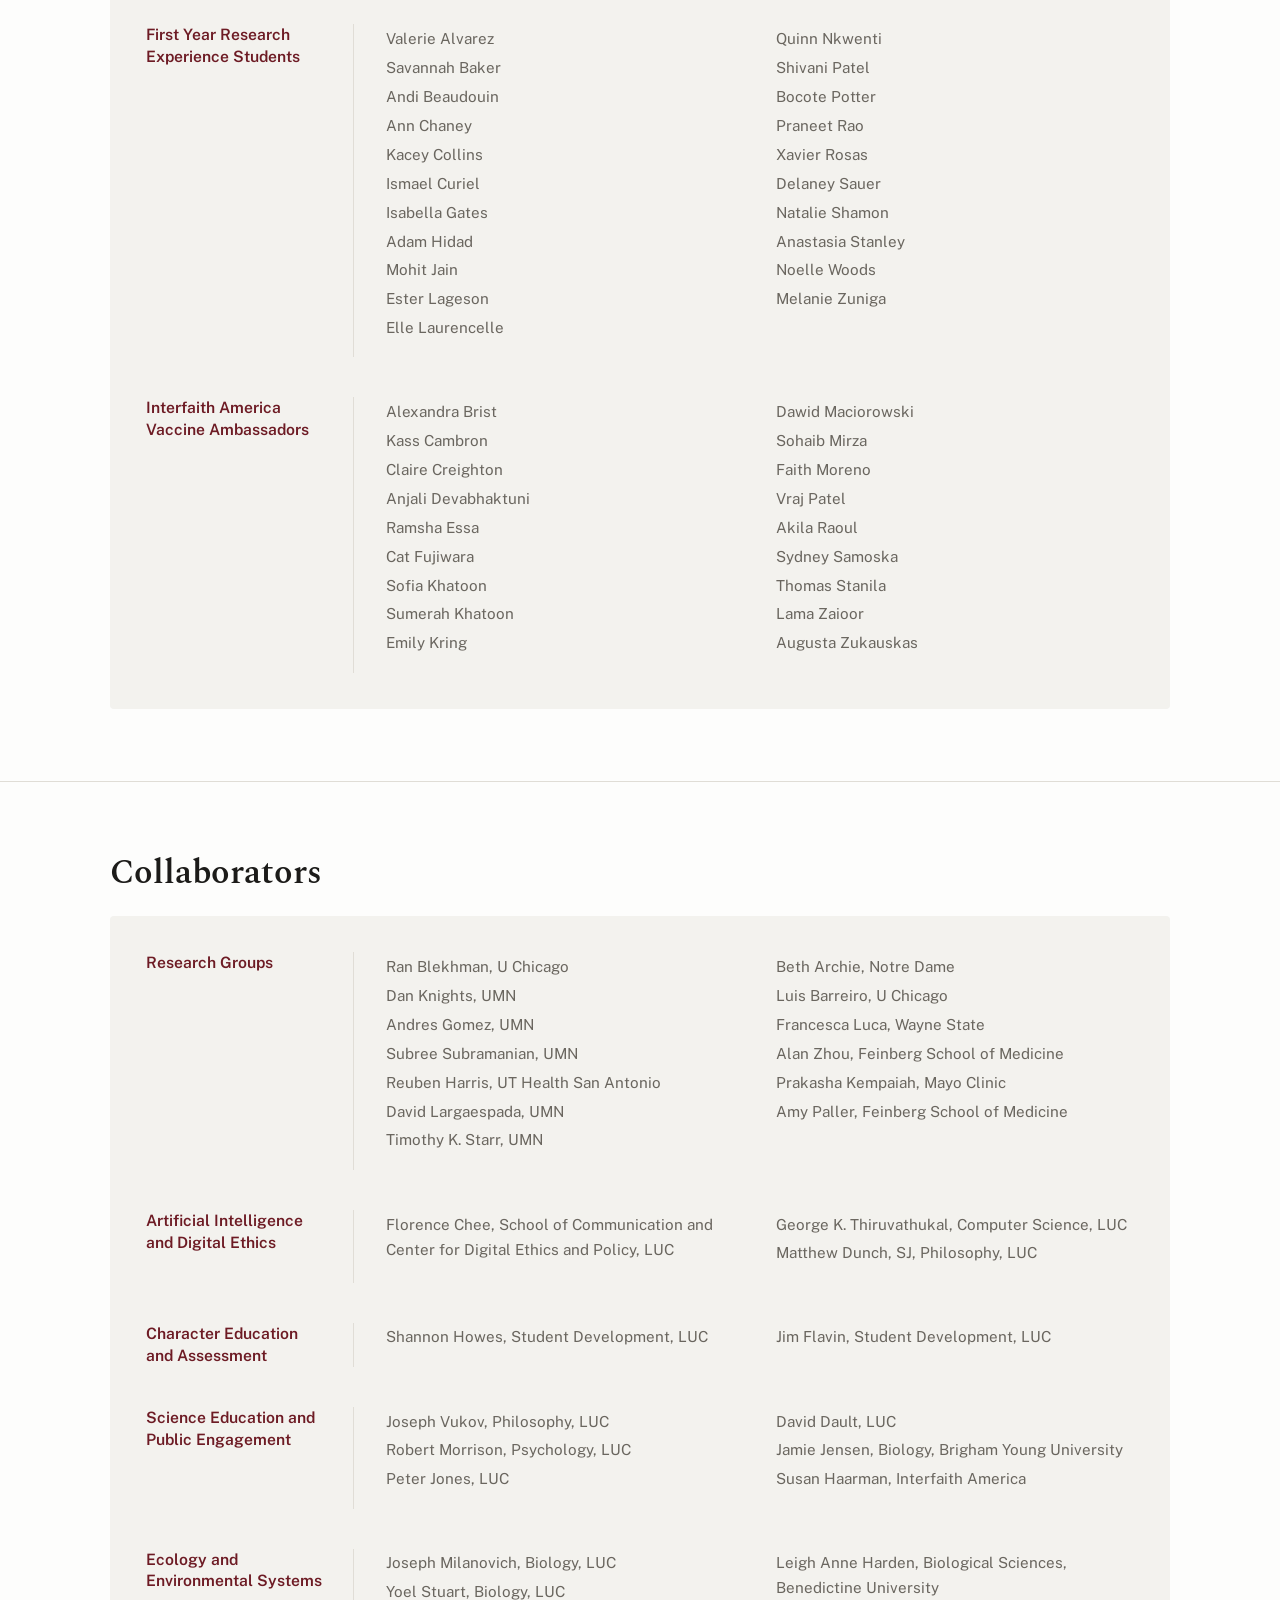
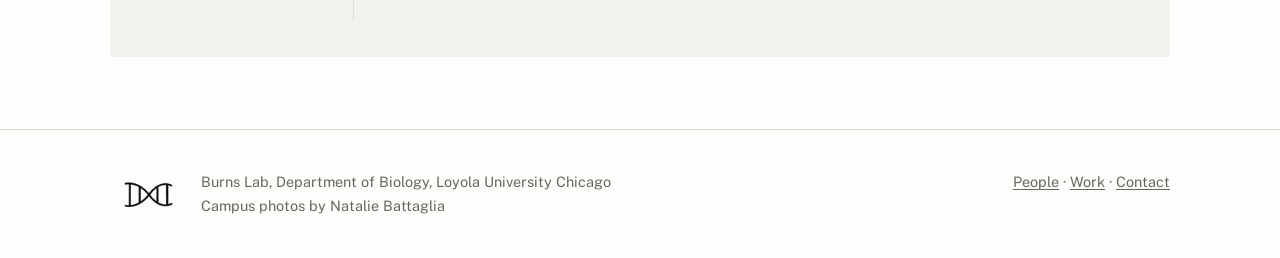
<file: people.html>
<!doctype html>
<html lang="en">
<head>
<meta charset="utf-8">
<meta name="viewport" content="width=device-width, initial-scale=1, viewport-fit=cover">
<!-- BETA: keeps search engines from listing the beta URL. Remove when burns-lab.org goes live. -->
<meta name="robots" content="noindex">
<title>People | Burns Lab</title>
<meta name="description" content="Current members, alumni, and collaborators of the Burns Lab at Loyola University Chicago.">
<link rel="icon" href="images/logos/burns-lab-mark.png">
<link rel="stylesheet" href="https://fonts.googleapis.com/css2?family=Spectral:wght@400;600&family=Public+Sans:wght@400;600&family=IBM+Plex+Mono:wght@500&display=swap">
<link rel="stylesheet" href="css/style.css">
</head>
<body>

<header class="site-header">
  <div class="wrap">
    <a class="brand" href="index.html"><img src="images/logos/burns-lab-wordmark.png" alt="Burns Lab"></a>
    <nav class="site-nav" aria-label="Main">
      <a href="index.html">Home</a>
      <a href="work.html">Work</a>
      <a href="teaching.html">Teaching</a>
      <a href="people.html" aria-current="page">People</a>
      <a href="events.html">Events</a>
    </nav>
  </div>
</header>

<main>

  <!-- Page title and current members share one campus photo: the title, then a centered
       stack of cards, like the old Wix site. No separate header photo on this page. -->
  <section class="band band-photo members-band" style="background-image: url(images/campus/lakefront-aerial.jpg);">
    <div class="wrap">
      <h1>People</h1>
      <h2>Burns Lab Members</h2>
      <div class="roster">
        <div class="person">
          <img class="portrait" src="images/people/michael-burns-color.jpg" alt="">
          <div><div class="name">Michael Burns, PhD</div><div class="role">Principal Investigator</div></div>
        </div>
        <div class="person">
          <img class="portrait" src="images/people/shreya-bhagi.jpg" alt="">
          <div><div class="name">Shreya Bhagi</div><div class="role">Bioinformatics MS student</div><div class="note">2024-25 Mulcahy Fellow</div></div>
        </div>
        <div class="person">
          <div class="avatar" aria-hidden="true">TT</div>
          <div><div class="name">Teo Tran</div><div class="role">Bioinformatics BS/MS student</div></div>
        </div>
        <div class="person">
          <div class="avatar" aria-hidden="true">JE</div>
          <div><div class="name">Jannah Eladl</div><div class="role">Undergraduate researcher</div><div class="note">WISER Fellow 2024, Mulcahy Fellow 2025</div></div>
        </div>
        <div class="person">
          <div class="avatar" aria-hidden="true">DA</div>
          <div><div class="name">Dania Achmar</div><div class="role">Undergraduate researcher</div><div class="note">USRE Fellow 2024</div></div>
        </div>
        <div class="person">
          <div class="avatar" aria-hidden="true">KS</div>
          <div><div class="name">Kendall Saunders</div><div class="role">Undergraduate researcher</div><div class="note">USRE Fellow 2026</div></div>
        </div>
        <div class="person">
          <img class="portrait" src="images/people/owen-cooper.jpg" alt="">
          <div><div class="name">Owen Cooper</div><div class="role">Undergraduate researcher</div></div>
        </div>
      </div>
    </div>
  </section>

  <!-- Alumni and collaborators: one panel per section, each group's label on the
       left and its names in two columns, like the old Wix site -->
  <section class="band">
    <div class="wrap">
      <h2>Lab Alumni</h2>
      <div class="list-panel">

      <div class="list-row">
      <h3>Former Graduate Students</h3>
      <ul class="namelist">
        <li>Elise Stagaman, Bioinformatics MS</li>
        <li>Umar Siddiqui, Bioinformatics MS</li>
        <li>JJ Colgan, Bioinformatics MS</li>
        <li>Sidra Sohail, Bioinformatics MS</li>
        <li>Roza Gawin, Bioinformatics MS</li>
        <li>Bright Asante, Bioinformatics</li>
        <li>Gail Enriquez, Biology MS</li>
        <li>Annemiek Doedens, Biology</li>
      </ul>
      </div>

      <div class="list-row">
      <h3>Former Lab Members</h3>
      <ul class="namelist">
        <li>Merjaan Ahmad</li><li>Aqsa Ahmed</li><li>Anna Ali</li>
        <li>Zaina Anarwala, REAP</li><li>Mirza Baig</li><li>Aarifah Bandealy</li>
        <li>Benish Baqai</li><li>Hannah Bergom</li><li>Julia Burns</li>
        <li>Stephanie Cardenas</li><li>Hector Chapa</li><li>Jessie Chen</li>
        <li>Sri Contractor</li><li>Claire Creighton</li><li>Kathya Delgado, CURA Scholar</li>
        <li>Anjali Devabhaktuni</li><li>Abigail Erickson</li><li>Ramsha Essa</li>
        <li>Cat Fujiwara</li><li>Eliot Gild</li><li>Aisha Jarad</li>
        <li>Tera Joseph</li><li>Arsalan Kamran</li><li>Maryam Khalid</li>
        <li>Natalia Klisch</li><li>Sophia Koziol</li><li>Emily Kring</li>
        <li>Dawid Maciorowski</li><li>Gowtam Mannam</li><li>Sumeed Yoyo Manzoor</li>
        <li>Gabrielle Martinez</li><li>Mylee McCool</li><li>Katherine Mediate, WISER</li>
        <li>Emily Micklin</li><li>Moonis Nadeem</li><li>Kush Patel</li>
        <li>Prachi Patel</li><li>Trisha Patel</li><li>Vraj Patel</li>
        <li>Cole Pliura</li><li>Delaney Rager</li><li>Saima Rahman</li>
        <li>Sophia Rahman</li><li>Vane Ristov</li>
        <li>Rita Smith</li><li>Thomas Stanila</li><li>Emma Steveler</li>
        <li>Zoe Sun</li><li>Sarah Syed</li><li>Sara Temelkova</li>
        <li>Karthi Thiyagarajan</li><li>Fedinandas Valinskis</li>
      </ul>
      </div>

      <div class="list-row">
      <h3>First Year Research Experience Students</h3>
      <ul class="namelist">
        <li>Valerie Alvarez</li><li>Savannah Baker</li><li>Andi Beaudouin</li>
        <li>Ann Chaney</li><li>Kacey Collins</li><li>Ismael Curiel</li>
        <li>Isabella Gates</li><li>Adam Hidad</li><li>Mohit Jain</li>
        <li>Ester Lageson</li><li>Elle Laurencelle</li><li>Quinn Nkwenti</li>
        <li>Shivani Patel</li><li>Bocote Potter</li><li>Praneet Rao</li>
        <li>Xavier Rosas</li><li>Delaney Sauer</li><li>Natalie Shamon</li>
        <li>Anastasia Stanley</li><li>Noelle Woods</li><li>Melanie Zuniga</li>
      </ul>
      </div>

      <div class="list-row">
      <h3>Interfaith America Vaccine Ambassadors</h3>
      <ul class="namelist">
        <li>Alexandra Brist</li><li>Kass Cambron</li><li>Claire Creighton</li>
        <li>Anjali Devabhaktuni</li><li>Ramsha Essa</li><li>Cat Fujiwara</li>
        <li>Sofia Khatoon</li><li>Sumerah Khatoon</li><li>Emily Kring</li>
        <li>Dawid Maciorowski</li><li>Sohaib Mirza</li><li>Faith Moreno</li>
        <li>Vraj Patel</li><li>Akila Raoul</li><li>Sydney Samoska</li>
        <li>Thomas Stanila</li><li>Lama Zaioor</li><li>Augusta Zukauskas</li>
      </ul>
      </div>

      </div>
    </div>
  </section>

  <section class="band">
    <div class="wrap">
      <h2>Collaborators</h2>
      <div class="list-panel">

      <div class="list-row">
      <h3>Research Groups</h3>
      <ul class="namelist">
        <li>Ran Blekhman, U Chicago</li><li>Dan Knights, UMN</li><li>Andres Gomez, UMN</li>
        <li>Subree Subramanian, UMN</li><li>Reuben Harris, UT Health San Antonio</li>
        <li>David Largaespada, UMN</li><li>Timothy K. Starr, UMN</li>
        <li>Beth Archie, Notre Dame</li><li>Luis Barreiro, U Chicago</li>
        <li>Francesca Luca, Wayne State</li><li>Alan Zhou, Feinberg School of Medicine</li>
        <li>Prakasha Kempaiah, Mayo Clinic</li><li>Amy Paller, Feinberg School of Medicine</li>
      </ul>
      </div>

      <div class="list-row">
      <h3>Artificial Intelligence and Digital Ethics</h3>
      <ul class="namelist">
        <li>Florence Chee, School of Communication and Center for Digital Ethics and Policy, LUC</li>
        <li>George K. Thiruvathukal, Computer Science, LUC</li>
        <li>Matthew Dunch, SJ, Philosophy, LUC</li>
      </ul>
      </div>

      <div class="list-row">
      <h3>Character Education and Assessment</h3>
      <ul class="namelist">
        <li>Shannon Howes, Student Development, LUC</li>
        <li>Jim Flavin, Student Development, LUC</li>
      </ul>
      </div>

      <div class="list-row">
      <h3>Science Education and Public Engagement</h3>
      <ul class="namelist">
        <li>Joseph Vukov, Philosophy, LUC</li>
        <li>Robert Morrison, Psychology, LUC</li>
        <li>Peter Jones, LUC</li>
        <li>David Dault, LUC</li>
        <li>Jamie Jensen, Biology, Brigham Young University</li>
        <li>Susan Haarman, Interfaith America</li>
      </ul>
      </div>

      <div class="list-row">
      <h3>Ecology and Environmental Systems</h3>
      <ul class="namelist">
        <li>Joseph Milanovich, Biology, LUC</li>
        <li>Yoel Stuart, Biology, LUC</li>
        <li>Leigh Anne Harden, Biological Sciences, Benedictine University</li>
      </ul>
      </div>

      </div>
    </div>
  </section>

</main>

<footer class="site-footer">
  <div class="wrap">
    <div class="footer-brand">
      <img src="images/logos/burns-lab-mark.png" alt="">
      <div>Burns Lab, Department of Biology, Loyola University Chicago<br>
      Campus photos by Natalie Battaglia</div>
    </div>
    <div><a href="people.html">People</a> &middot; <a href="work.html">Work</a> &middot; <a href="index.html#contact">Contact</a></div>
  </div>
</footer>

</body>
</html>
</file>
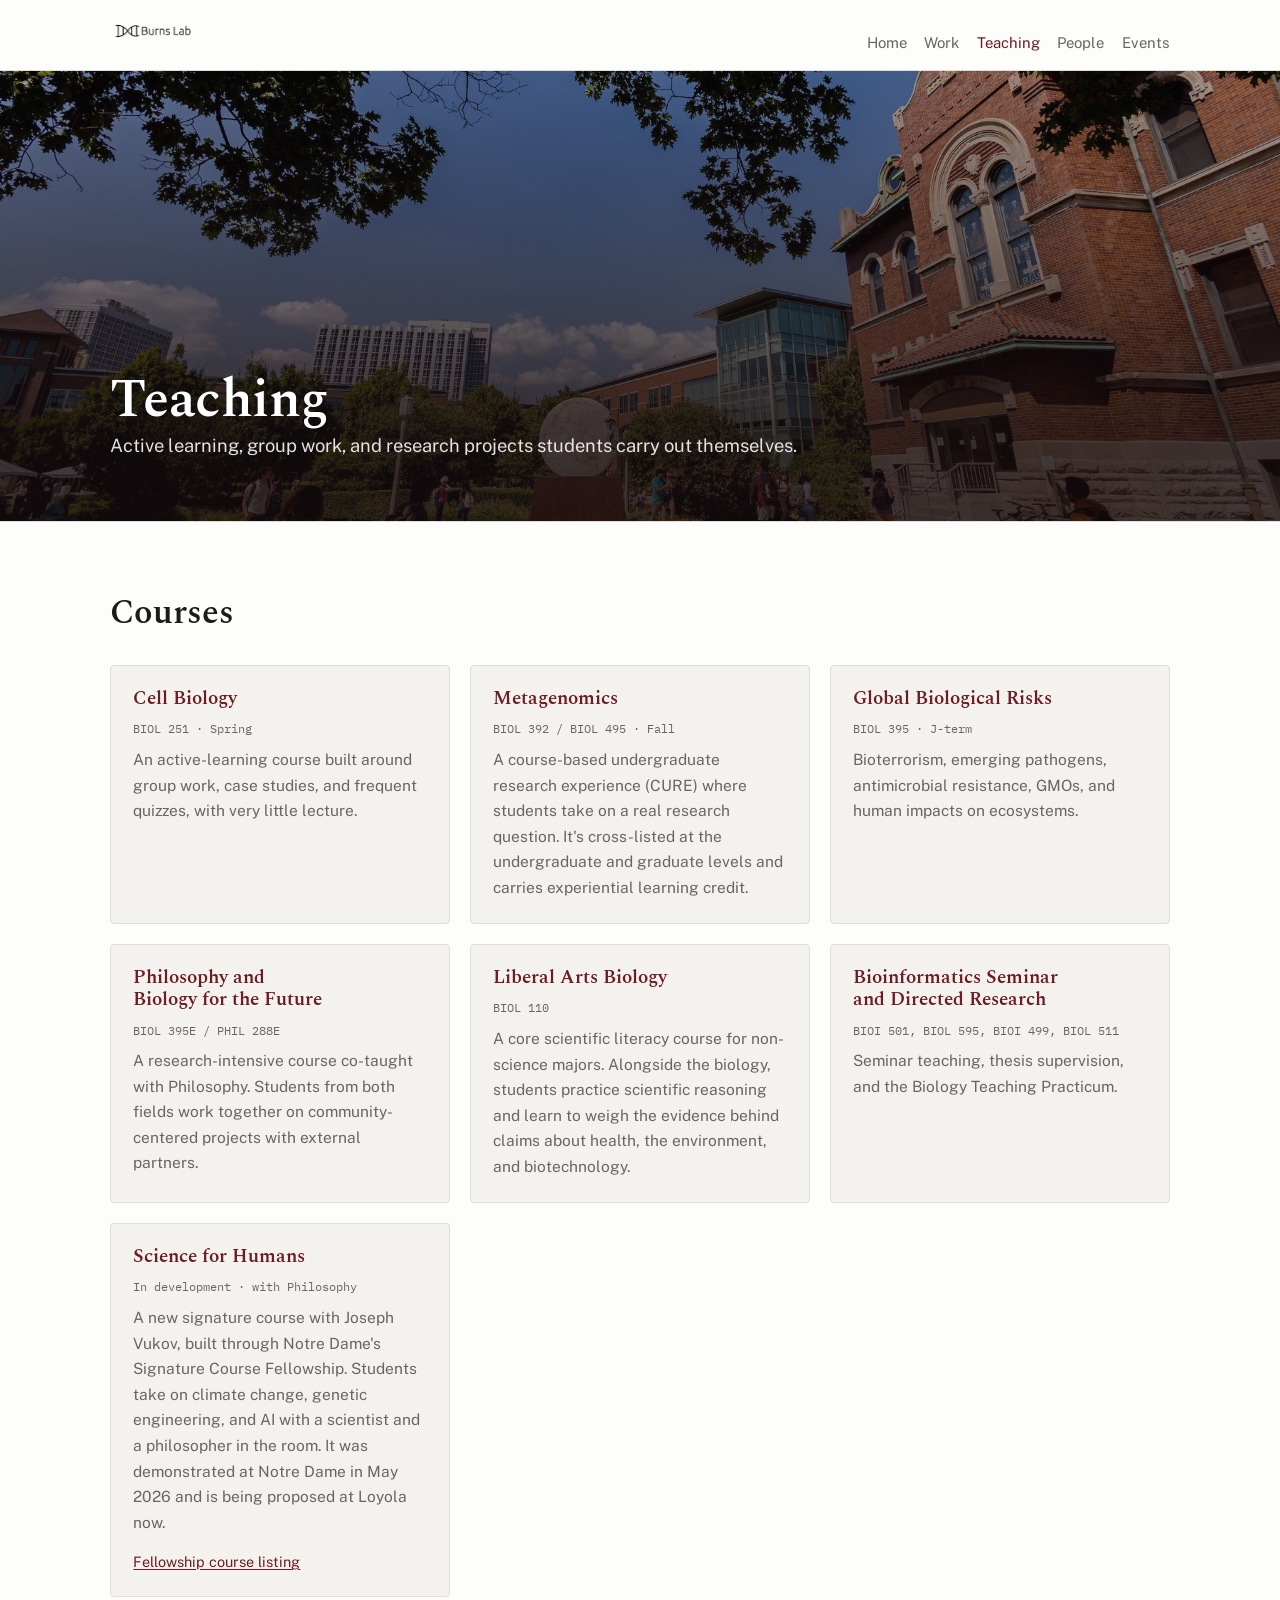
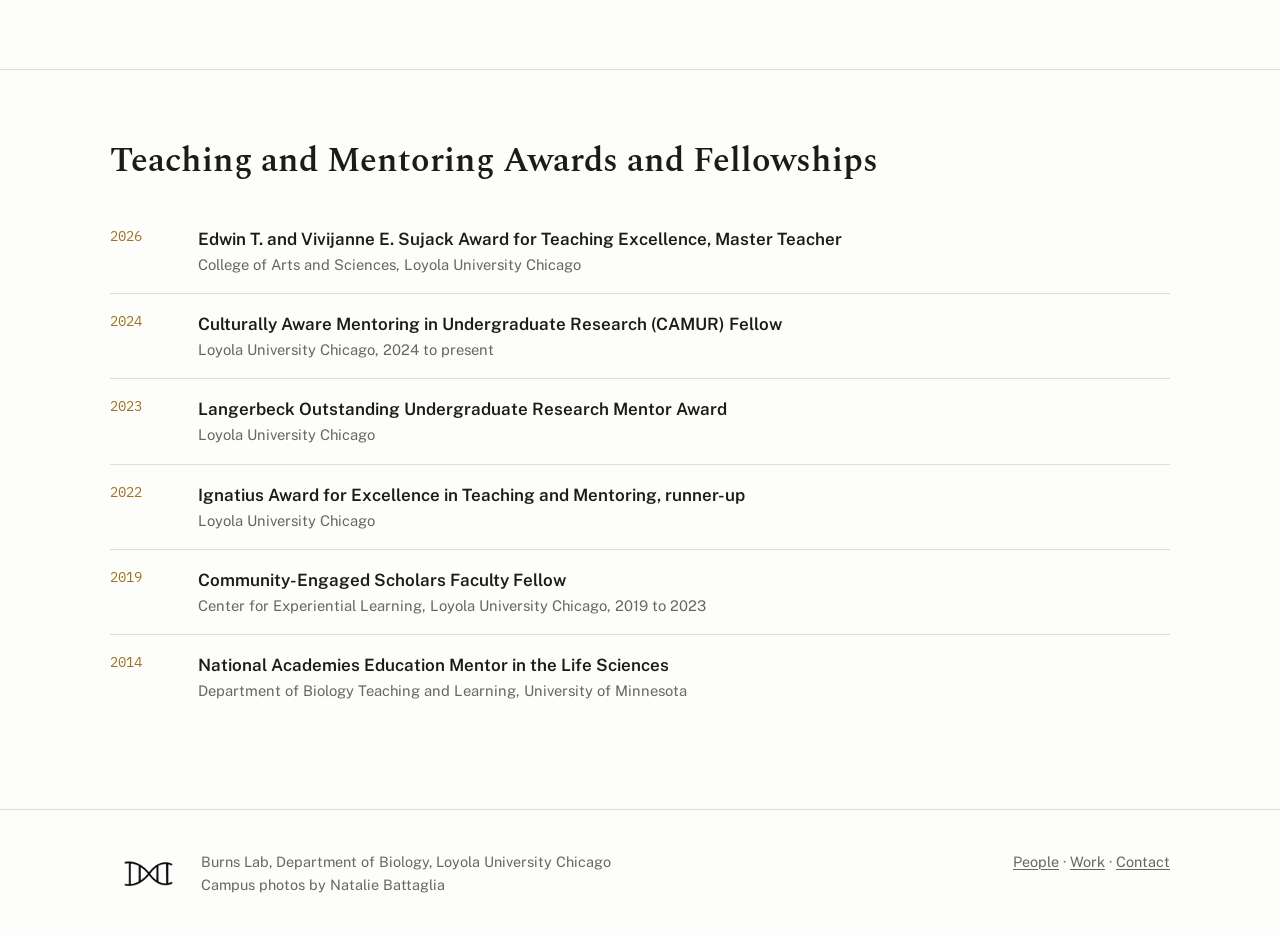
<file: teaching.html>
<!doctype html>
<html lang="en">
<head>
<meta charset="utf-8">
<meta name="viewport" content="width=device-width, initial-scale=1, viewport-fit=cover">
<!-- BETA: keeps search engines from listing the beta URL. Remove when burns-lab.org goes live. -->
<meta name="robots" content="noindex">
<title>Teaching | Burns Lab</title>
<meta name="description" content="Courses taught by Michael Burns at Loyola University Chicago: cell biology, metagenomics, global biological risks, and interdisciplinary courses with philosophy.">
<link rel="icon" href="images/logos/burns-lab-mark.png">
<link rel="stylesheet" href="https://fonts.googleapis.com/css2?family=Spectral:wght@400;600&family=Public+Sans:wght@400;600&family=IBM+Plex+Mono:wght@500&display=swap">
<link rel="stylesheet" href="css/style.css">
</head>
<body>

<header class="site-header">
  <div class="wrap">
    <a class="brand" href="index.html"><img src="images/logos/burns-lab-wordmark.png" alt="Burns Lab"></a>
    <nav class="site-nav" aria-label="Main">
      <a href="index.html">Home</a>
      <a href="work.html">Work</a>
      <a href="teaching.html" aria-current="page">Teaching</a>
      <a href="people.html">People</a>
      <a href="events.html">Events</a>
    </nav>
  </div>
</header>

<main>

  <section class="hero-photo">
    <img class="hero-bg" src="images/campus/campus-first-day.jpg" alt="Students walking across the Lakeshore campus on the first day of classes" style="object-position: center 60%;">
    <div class="wrap hero-body">
    <h1>Teaching</h1>
    <p class="lede">Active learning, group work, and research projects students carry out
    themselves.</p>
    </div>
  </section>

  <section class="band" id="courses">
    <div class="wrap">
      <h2>Courses</h2>
      <div class="grid">
        <article class="card">
          <h3>Cell Biology</h3>
          <p class="code">BIOL 251 &middot; Spring</p>
          <p>An active-learning course built around group work, case studies, and frequent
          quizzes, with very little lecture.</p>
        </article>
        <article class="card">
          <h3>Metagenomics</h3>
          <p class="code">BIOL 392 / BIOL 495 &middot; Fall</p>
          <p>A course-based undergraduate research experience (CURE) where students take on a real
          research question. It's cross-listed at the undergraduate and graduate levels and
          carries experiential learning credit.</p>
        </article>
        <article class="card">
          <h3>Global Biological Risks</h3>
          <p class="code">BIOL 395 &middot; J-term</p>
          <p>Bioterrorism, emerging pathogens, antimicrobial resistance, GMOs, and human impacts
          on ecosystems.</p>
        </article>
        <article class="card">
          <h3>Philosophy and Biology for the Future</h3>
          <p class="code">BIOL 395E / PHIL 288E</p>
          <p>A research-intensive course co-taught with Philosophy. Students from both fields work
          together on community-centered projects with external partners.</p>
        </article>
        <article class="card">
          <h3>Liberal Arts Biology</h3>
          <p class="code">BIOL 110</p>
          <p>A core scientific literacy course for non-science majors. Alongside the biology,
          students practice scientific reasoning and learn to weigh the evidence behind claims
          about health, the environment, and biotechnology.</p>
        </article>
        <article class="card">
          <h3>Bioinformatics Seminar and Directed Research</h3>
          <p class="code">BIOI 501, BIOL 595, BIOI 499, BIOL 511</p>
          <p>Seminar teaching, thesis supervision, and the Biology Teaching Practicum.</p>
        </article>
        <article class="card">
          <h3>Science for Humans</h3>
          <p class="code">In development &middot; with Philosophy</p>
          <p>A new signature course with Joseph Vukov, built through Notre Dame's Signature Course
          Fellowship. Students take on climate change, genetic engineering, and AI with a
          scientist and a philosopher in the room. It was demonstrated at Notre Dame in May 2026
          and is being proposed at Loyola now.</p>
          <p class="links"><a href="https://ethics.nd.edu/fellowships-and-grants/signature-course-fellowships/the-signature-courses/">Fellowship course listing</a></p>
        </article>
      </div>
    </div>
  </section>

  <section class="band" id="recognition">
    <div class="wrap">
      <h2>Teaching and Mentoring Awards and Fellowships</h2>
      <!-- Same row style as the publication list: year on the left, award, then where from -->
      <ul class="pub-list">
        <li class="pub"><span class="year">2026</span><div>
          <span class="title">Edwin T. and Vivijanne E. Sujack Award for Teaching Excellence, Master Teacher</span>
          <span class="meta">College of Arts and Sciences, Loyola University Chicago</span></div></li>
        <li class="pub"><span class="year">2024</span><div>
          <span class="title">Culturally Aware Mentoring in Undergraduate Research (CAMUR) Fellow</span>
          <span class="meta">Loyola University Chicago, 2024 to present</span></div></li>
        <li class="pub"><span class="year">2023</span><div>
          <span class="title">Langerbeck Outstanding Undergraduate Research Mentor Award</span>
          <span class="meta">Loyola University Chicago</span></div></li>
        <li class="pub"><span class="year">2022</span><div>
          <span class="title">Ignatius Award for Excellence in Teaching and Mentoring, runner-up</span>
          <span class="meta">Loyola University Chicago</span></div></li>
        <li class="pub"><span class="year">2019</span><div>
          <span class="title">Community-Engaged Scholars Faculty Fellow</span>
          <span class="meta">Center for Experiential Learning, Loyola University Chicago, 2019 to 2023</span></div></li>
        <li class="pub"><span class="year">2014</span><div>
          <span class="title">National Academies Education Mentor in the Life Sciences</span>
          <span class="meta">Department of Biology Teaching and Learning, University of Minnesota</span></div></li>
      </ul>
    </div>
  </section>

</main>

<footer class="site-footer">
  <div class="wrap">
    <div class="footer-brand">
      <img src="images/logos/burns-lab-mark.png" alt="">
      <div>Burns Lab, Department of Biology, Loyola University Chicago<br>
      Campus photos by Natalie Battaglia</div>
    </div>
    <div><a href="people.html">People</a> &middot; <a href="work.html">Work</a> &middot; <a href="index.html#contact">Contact</a></div>
  </div>
</footer>

</body>
</html>
</file>
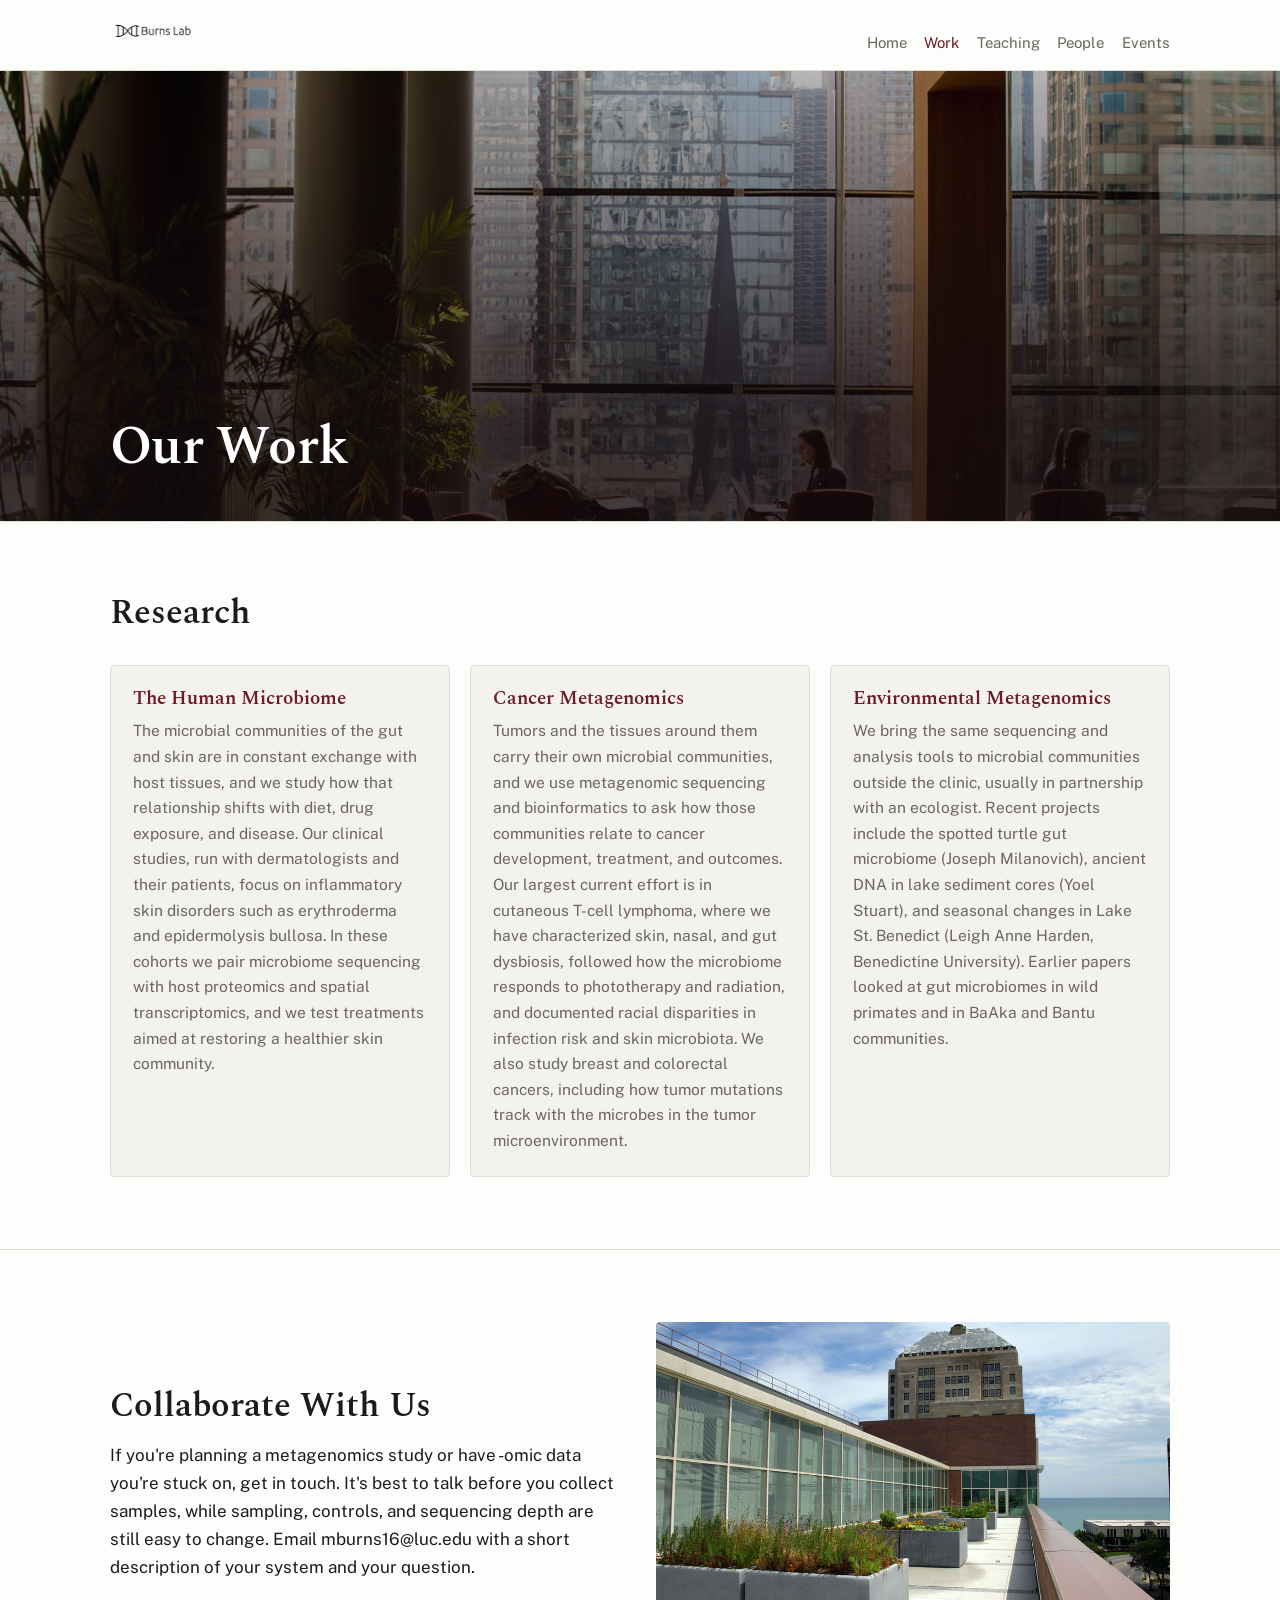
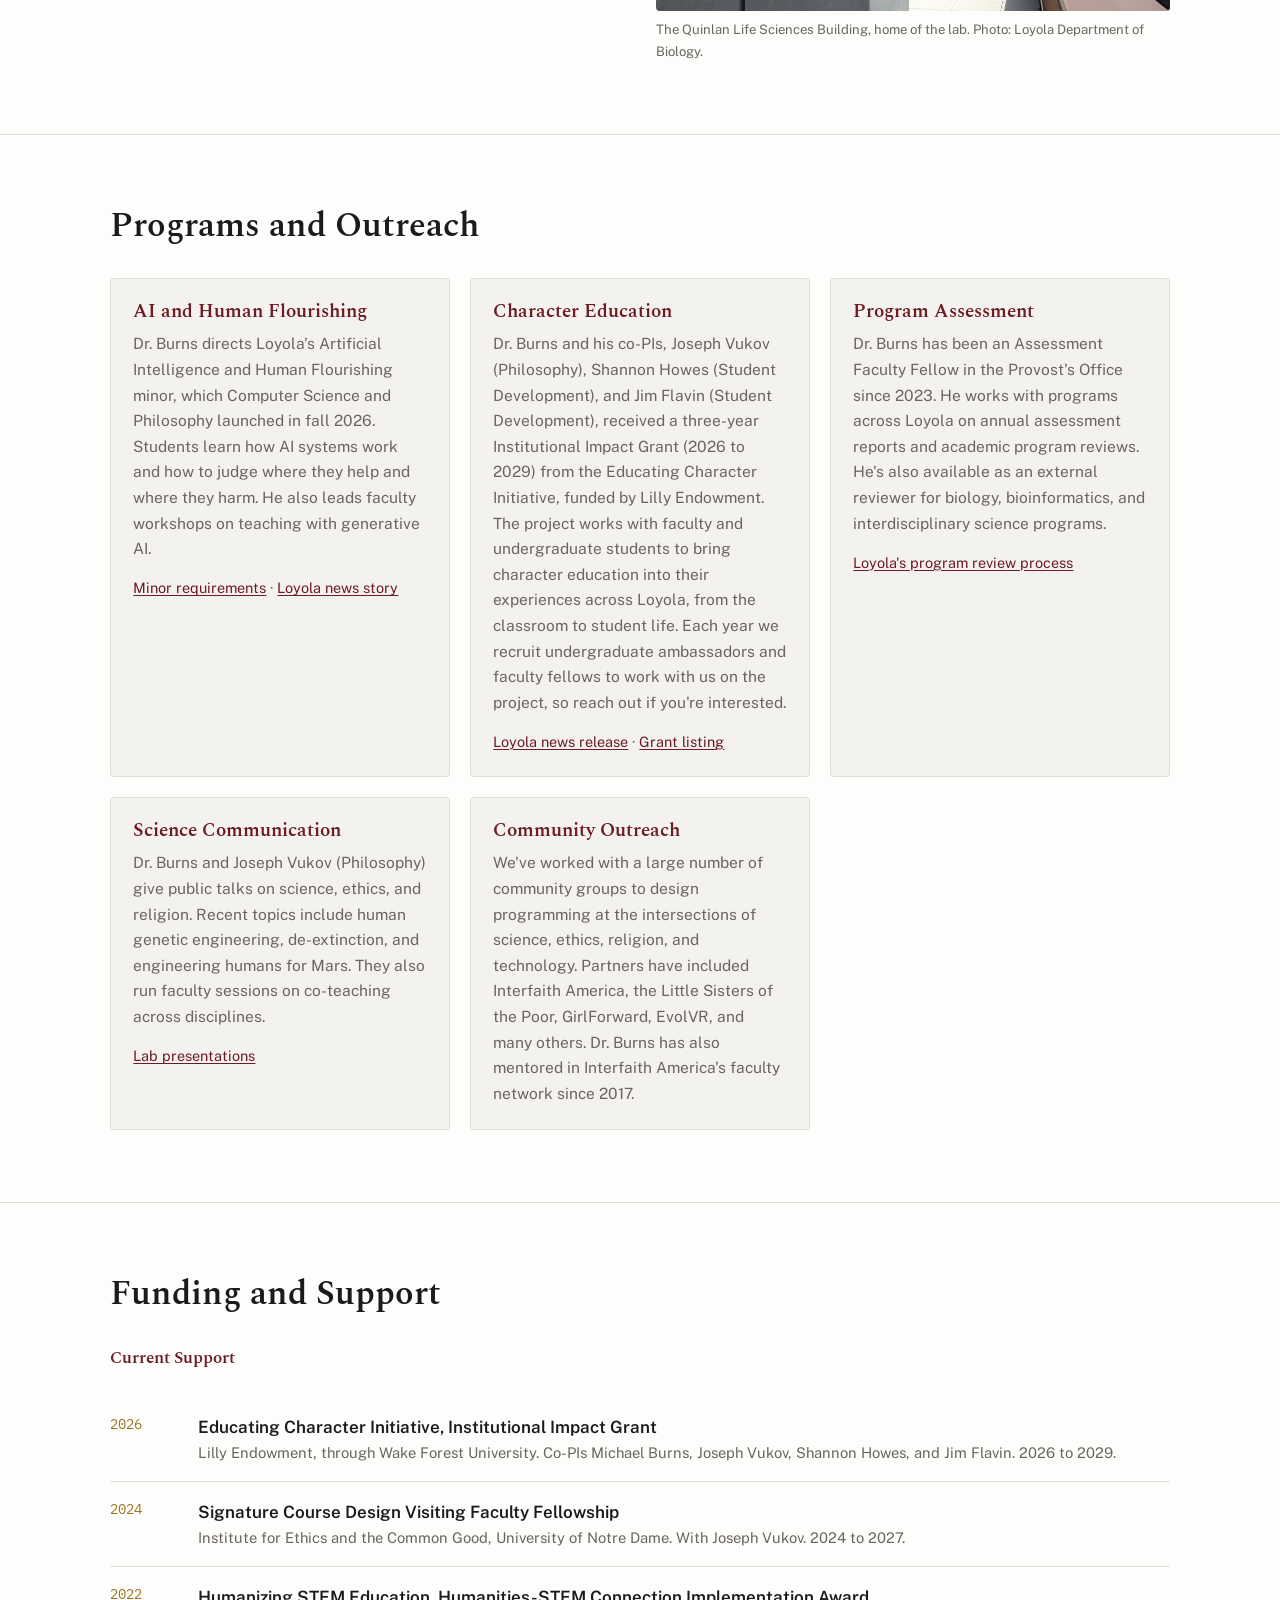
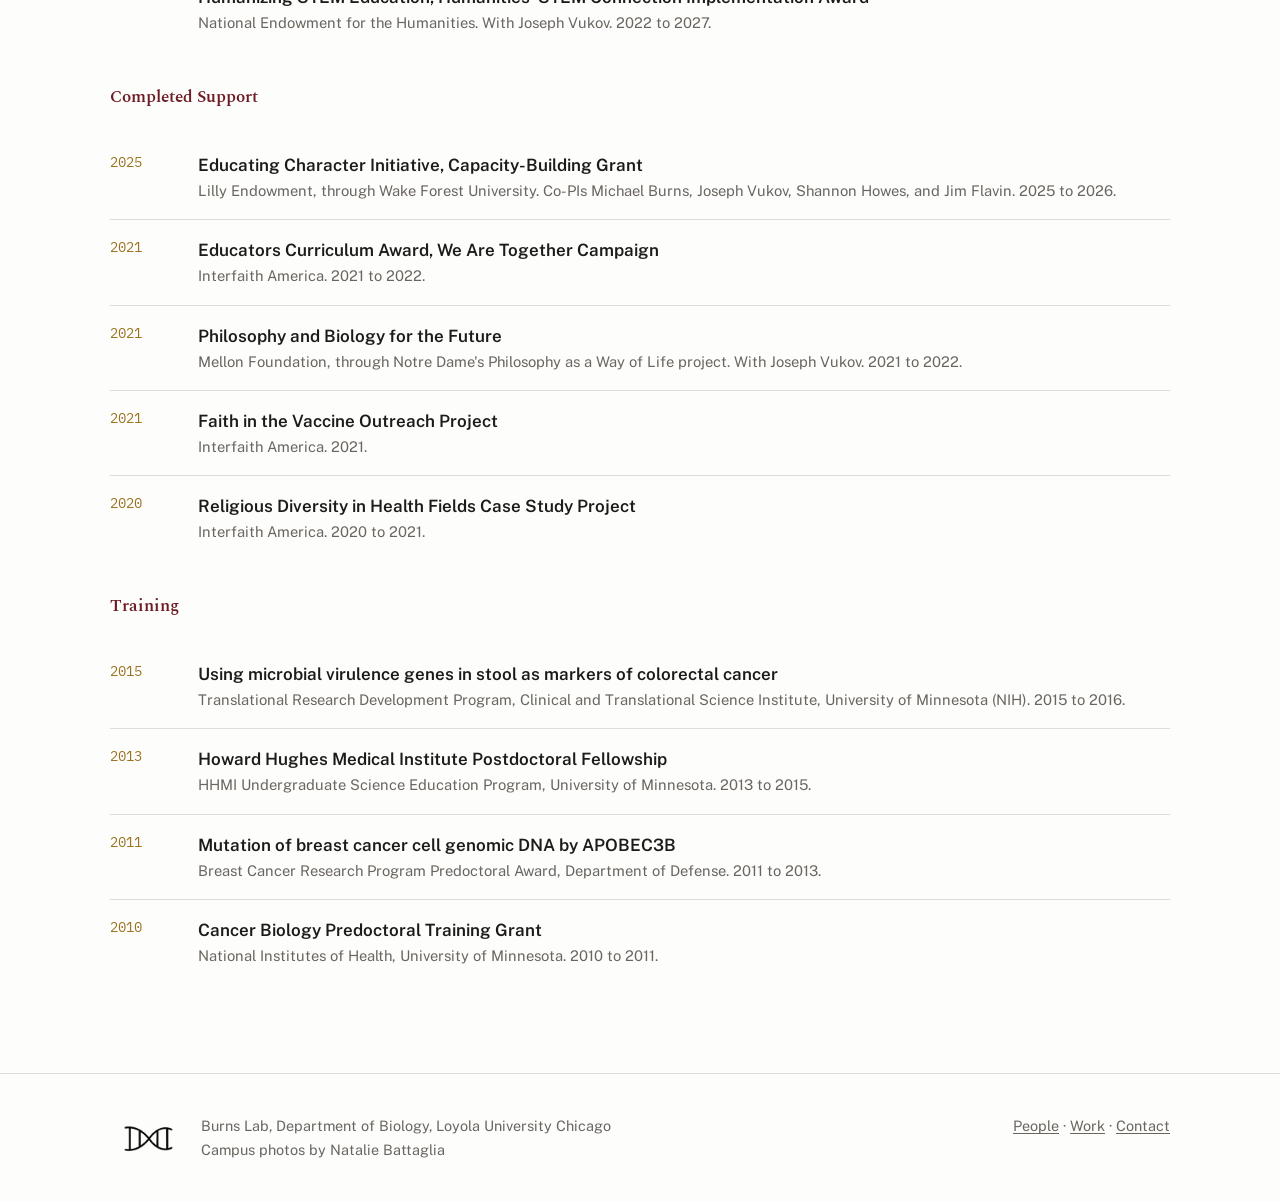
<file: work.html>
<!doctype html>
<html lang="en">
<head>
<meta charset="utf-8">
<meta name="viewport" content="width=device-width, initial-scale=1, viewport-fit=cover">
<!-- BETA: keeps search engines from listing the beta URL. Remove when burns-lab.org goes live. -->
<meta name="robots" content="noindex">
<title>Work | Burns Lab</title>
<meta name="description" content="Research and programs from the Burns Lab at Loyola University Chicago: the microbiome and human disease, AI and human flourishing, character education, program assessment, and public science communication.">
<link rel="icon" href="images/logos/burns-lab-mark.png">
<link rel="stylesheet" href="https://fonts.googleapis.com/css2?family=Spectral:wght@400;600&family=Public+Sans:wght@400;600&family=IBM+Plex+Mono:wght@500&display=swap">
<link rel="stylesheet" href="css/style.css">
</head>
<body>

<header class="site-header">
  <div class="wrap">
    <a class="brand" href="index.html"><img src="images/logos/burns-lab-wordmark.png" alt="Burns Lab"></a>
    <nav class="site-nav" aria-label="Main">
      <a href="index.html">Home</a>
      <a href="work.html" aria-current="page">Work</a>
      <a href="teaching.html">Teaching</a>
      <a href="people.html">People</a>
      <a href="events.html">Events</a>
    </nav>
  </div>
</header>

<main>
  <section class="hero-photo">
    <img class="hero-bg" src="images/campus/quinlan-skyline.jpg" alt="A Loyola lounge looking out over the Chicago skyline" style="object-position: center 55%;">
    <div class="wrap hero-body">
      <h1>Our Work</h1>
    </div>
  </section>

  <!-- Each panel keeps the id the home page cards link to (work.html#microbiome and so on).
       Keep panels to about three sentences. -->
  <section class="band" id="research">
    <div class="wrap">
      <h2>Research</h2>
      <div class="grid">
        <article class="card" id="microbiome">
          <h3>The Human Microbiome</h3>
          <p>The microbial communities of the gut and skin are in constant exchange with host
          tissues, and we study how that relationship shifts with diet, drug exposure, and
          disease. Our clinical studies, run with dermatologists and their patients, focus on
          inflammatory skin disorders such as erythroderma and epidermolysis bullosa. In these
          cohorts we pair microbiome sequencing with host proteomics and spatial transcriptomics,
          and we test treatments aimed at restoring a healthier skin community.</p>
        </article>
        <article class="card" id="patients">
          <h3>Cancer Metagenomics</h3>
          <p>Tumors and the tissues around them carry their own microbial communities, and we use
          metagenomic sequencing and bioinformatics to ask how those communities relate to cancer
          development, treatment, and outcomes. Our largest current effort is in cutaneous T-cell
          lymphoma, where we have characterized skin, nasal, and gut dysbiosis, followed how the
          microbiome responds to phototherapy and radiation, and documented racial disparities in
          infection risk and skin microbiota. We also study breast and colorectal cancers,
          including how tumor mutations track with the microbes in the tumor
          microenvironment.</p>
        </article>
        <article class="card" id="ecology">
          <h3>Environmental Metagenomics</h3>
          <p>We bring the same sequencing and analysis tools to microbial communities outside the
          clinic, usually in partnership with an ecologist.
          Recent projects include the spotted turtle gut microbiome (Joseph Milanovich), ancient
          DNA in lake sediment cores (Yoel Stuart), and seasonal changes in Lake St. Benedict (Leigh Anne Harden, Benedictine University). Earlier papers
          looked at gut microbiomes in wild primates and in BaAka and Bantu communities.</p>
        </article>
      </div>
    </div>
  </section>

  <section class="band" id="collaborate">
    <div class="wrap">
      <div class="media-pair">
        <div>
          <h2>Collaborate With Us</h2>
          <p>If you're planning a metagenomics study or have -omic data
          you're stuck on, get in touch. It's best to talk before you collect samples, while
          sampling, controls, and sequencing depth are still easy to change. Email
          <span class="value">mburns16@luc.edu</span> with a short description of your system and
          your question.</p>
        </div>
        <figure class="figure">
          <div class="frame"><img src="images/campus/lsb-rooftop.jpg" alt="Rooftop terrace of the Quinlan Life Sciences Building, with Lake Michigan beyond"></div>
          <figcaption>The Quinlan Life Sciences Building, home of the lab. Photo: Loyola Department of Biology.</figcaption>
        </figure>
      </div>
    </div>
  </section>

  <section class="band" id="programs">
    <div class="wrap">
      <h2>Programs and Outreach</h2>
      <div class="grid">
        <article class="card" id="ai">
          <h3>AI and Human Flourishing</h3>
          <p>Dr. Burns directs Loyola's Artificial Intelligence and Human Flourishing minor, which
          Computer Science and Philosophy launched in fall 2026. Students learn how AI systems work
          and how to judge where they help and where they harm. He also leads faculty workshops on
          teaching with generative AI.</p>
          <p class="links"><a href="https://catalog.luc.edu/undergraduate/arts-sciences/philosophy/artificial-intelligence-human-flourishing-interdisciplinary-minor/">Minor requirements</a>
          &middot; <a href="https://news.luc.edu/stories/campus-life/how-loyola-is-bringing-artificial-intelligence-and-ethics-into-the-classroom/">Loyola news story</a></p>
        </article>
        <article class="card" id="character">
          <h3>Character Education</h3>
          <p>Dr. Burns and his co-PIs, Joseph Vukov (Philosophy), Shannon Howes (Student
          Development), and Jim Flavin (Student Development), received a three-year Institutional
          Impact Grant (2026 to 2029) from the Educating Character Initiative, funded by Lilly
          Endowment. The project works with faculty and undergraduate students to bring character
          education into their experiences across Loyola, from the classroom to student life.
          Each year we recruit undergraduate ambassadors and faculty fellows to work with us on
          the project, so reach out if you're interested.</p>
          <p class="links"><a href="https://news.luc.edu/stories/news/loyola-awarded-institutional-grant-for-character-education/">Loyola news release</a>
          &middot; <a href="https://leadershipandcharacter.wfu.edu/eci/grants/institutional-impact-grants/">Grant listing</a></p>
        </article>
        <article class="card" id="assessment">
          <h3>Program Assessment</h3>
          <p>Dr. Burns has been an Assessment Faculty Fellow in the Provost's Office since 2023. He
          works with programs across Loyola on annual assessment reports and academic program
          reviews. He's also available as an external reviewer for biology, bioinformatics, and
          interdisciplinary science programs.</p>
          <p class="links"><a href="https://www.luc.edu/academicaffairs/academicprogramsdevelopmentandreview/programreviewprocesses/">Loyola's program review process</a></p>
        </article>
        <article class="card" id="public-communication">
          <h3>Science Communication</h3>
          <p>Dr. Burns and Joseph Vukov (Philosophy) give public talks on science, ethics, and
          religion. Recent topics include human genetic engineering, de-extinction, and engineering
          humans for Mars. They also run faculty sessions on co-teaching across disciplines.</p>
          <p class="links"><a href="index.html#talks">Lab presentations</a></p>
        </article>
        <article class="card" id="community">
          <h3>Community Outreach</h3>
          <p>We've worked with a large number of community groups to design programming at the
          intersections of science, ethics, religion, and technology. Partners have included
          Interfaith America, the Little Sisters of the Poor, GirlForward, EvolVR, and many
          others. Dr. Burns has also mentored in Interfaith America's faculty network since
          2017.</p>
        </article>
      </div>
    </div>
  </section>

  <!-- Funding and support, from the "Selected Support" section of the CV.
       Same row style as the publication list: start year on the left. Newest first in each group.
       When a grant's end date passes, move its row from Current to Completed. -->
  <section class="band" id="funding">
    <div class="wrap">
      <h2>Funding and Support</h2>

      <h3 class="subhead">Current Support</h3>
      <ul class="pub-list">
        <li class="pub"><span class="year">2026</span><div>
          <span class="title">Educating Character Initiative, Institutional Impact Grant</span>
          <span class="meta">Lilly Endowment, through Wake Forest University. Co-PIs Michael Burns, Joseph Vukov, Shannon Howes, and Jim Flavin. 2026 to 2029.</span></div></li>
        <li class="pub"><span class="year">2024</span><div>
          <span class="title">Signature Course Design Visiting Faculty Fellowship</span>
          <span class="meta">Institute for Ethics and the Common Good, University of Notre Dame. With Joseph Vukov. 2024 to 2027.</span></div></li>
        <li class="pub"><span class="year">2022</span><div>
          <span class="title">Humanizing STEM Education, Humanities-STEM Connection Implementation Award</span>
          <span class="meta">National Endowment for the Humanities. With Joseph Vukov. 2022 to 2027.</span></div></li>
      </ul>

      <h3 class="subhead">Completed Support</h3>
      <ul class="pub-list">
        <li class="pub"><span class="year">2025</span><div>
          <span class="title">Educating Character Initiative, Capacity-Building Grant</span>
          <span class="meta">Lilly Endowment, through Wake Forest University. Co-PIs Michael Burns, Joseph Vukov, Shannon Howes, and Jim Flavin. 2025 to 2026.</span></div></li>
        <li class="pub"><span class="year">2021</span><div>
          <span class="title">Educators Curriculum Award, We Are Together Campaign</span>
          <span class="meta">Interfaith America. 2021 to 2022.</span></div></li>
        <li class="pub"><span class="year">2021</span><div>
          <span class="title">Philosophy and Biology for the Future</span>
          <span class="meta">Mellon Foundation, through Notre Dame's Philosophy as a Way of Life project. With Joseph Vukov. 2021 to 2022.</span></div></li>
        <li class="pub"><span class="year">2021</span><div>
          <span class="title">Faith in the Vaccine Outreach Project</span>
          <span class="meta">Interfaith America. 2021.</span></div></li>
        <li class="pub"><span class="year">2020</span><div>
          <span class="title">Religious Diversity in Health Fields Case Study Project</span>
          <span class="meta">Interfaith America. 2020 to 2021.</span></div></li>
      </ul>

      <h3 class="subhead">Training</h3>
      <ul class="pub-list">
        <li class="pub"><span class="year">2015</span><div>
          <span class="title">Using microbial virulence genes in stool as markers of colorectal cancer</span>
          <span class="meta">Translational Research Development Program, Clinical and Translational Science Institute, University of Minnesota (NIH). 2015 to 2016.</span></div></li>
        <li class="pub"><span class="year">2013</span><div>
          <span class="title">Howard Hughes Medical Institute Postdoctoral Fellowship</span>
          <span class="meta">HHMI Undergraduate Science Education Program, University of Minnesota. 2013 to 2015.</span></div></li>
        <li class="pub"><span class="year">2011</span><div>
          <span class="title">Mutation of breast cancer cell genomic DNA by APOBEC3B</span>
          <span class="meta">Breast Cancer Research Program Predoctoral Award, Department of Defense. 2011 to 2013.</span></div></li>
        <li class="pub"><span class="year">2010</span><div>
          <span class="title">Cancer Biology Predoctoral Training Grant</span>
          <span class="meta">National Institutes of Health, University of Minnesota. 2010 to 2011.</span></div></li>
      </ul>
    </div>
  </section>

</main>

<footer class="site-footer">
  <div class="wrap">
    <div class="footer-brand">
      <img src="images/logos/burns-lab-mark.png" alt="">
      <div>Burns Lab, Department of Biology, Loyola University Chicago<br>
      Campus photos by Natalie Battaglia</div>
    </div>
    <div><a href="people.html">People</a> &middot; <a href="work.html">Work</a> &middot; <a href="index.html#contact">Contact</a></div>
  </div>
</footer>

</body>
</html>
</file>
<file: css/style.css>
/* ============================================================
   Burns Lab site styles
   One stylesheet for the whole site. Sections below, in order:
   1. Design tokens (colors, type, spacing)
   2. Base elements
   3. Layout helpers
   4. Header / navigation
   5. Hero
   6. Cards and grids (research, people, courses)
   7. Publications
   8. Contact and footer
   Change a color or font once in section 1 and it updates everywhere.
   ============================================================ */

/* ---------- 1. Design tokens -------------------------------
   Layout: single centered column, max 1100px, sections split by
   hairline rules; cards only where items are genuinely separate.  */

:root {
  /* Light palette (the default) */
  --bg:        #fdfdfc;   /* page background            */
  --surface:   #f3f2ee;   /* cards, quiet panels        */
  --ink:       #1c1b19;   /* body text                  */
  --muted:     #6a665f;   /* captions, secondary text   */
  --line:      #e0ddd6;   /* hairlines and borders      */
  --accent:    #6d1b24;   /* Loyola maroon: links, heads */
  --accent-2:  #9a7420;   /* gold: eyebrows, accents    */

  /* Type */
  --display: "Spectral", Georgia, "Times New Roman", serif;
  --body:    "Public Sans", -apple-system, "Segoe UI", Helvetica, Arial, sans-serif;
  --mono:    "IBM Plex Mono", ui-monospace, "SF Mono", Menlo, monospace;

  /* Spacing scale */
  --gap:     1.25rem;
  --section: 4.5rem;
  --radius:  4px;
}

/* Dark palette for people whose system is set to dark mode */
@media (prefers-color-scheme: dark) {
  :root:not([data-theme="light"]) {
    --bg:       #16161a;
    --surface:  #1f1f24;
    --ink:      #eceae5;
    --muted:    #a5a098;
    --line:     #32323a;
    --accent:   #e2949c;
    --accent-2: #d6ab52;
    color-scheme: dark;
  }
}

/* Same values again, for an explicit dark choice */
:root[data-theme="dark"] {
  --bg:       #16161a;
  --surface:  #1f1f24;
  --ink:      #eceae5;
  --muted:    #a5a098;
  --line:     #32323a;
  --accent:   #e2949c;
  --accent-2: #d6ab52;
  color-scheme: dark;
}

/* ---------- 2. Base elements ------------------------------- */

* { box-sizing: border-box; }

/* Leave room for the sticky header when a link jumps to a #section */
html { scroll-padding-top: 6rem; }

body {
  margin: 0;
  background: var(--bg);
  color: var(--ink);
  font-family: var(--body);
  font-size: 1.0625rem;
  line-height: 1.65;
  -webkit-font-smoothing: antialiased;
}

h1, h2, h3 {
  font-family: var(--display);
  font-weight: 600;
  line-height: 1.15;
  text-wrap: balance;
  margin: 0;
}

h1 { font-size: clamp(2.1rem, 5.2vw, 3.3rem); letter-spacing: -0.01em; }
h2 { font-size: clamp(1.6rem, 3.4vw, 2.1rem); }
h3 { font-size: 1.2rem; }

p { margin: 0 0 1rem; max-width: 68ch; }
h2 + p { margin-top: 1rem; }

/* Small link that sits inside a heading, e.g. "Lab Publications [PubMed]" */
.h-link { font-family: var(--body); font-size: 0.55em; font-weight: 400; vertical-align: middle; }

a { color: var(--accent); text-decoration-thickness: 1px; text-underline-offset: 2px; }
a:hover { text-decoration-thickness: 2px; }
:focus-visible { outline: 2px solid var(--accent-2); outline-offset: 3px; }

/* Small uppercase label used above section headings */
.eyebrow {
  font-family: var(--mono);
  font-size: 0.72rem;
  font-weight: 500;
  letter-spacing: 0.14em;
  text-transform: uppercase;
  color: var(--accent-2);
  margin: 0 0 0.6rem;
}

/* ---------- 3. Layout helpers ------------------------------ */

.wrap {
  width: 100%;
  max-width: 1100px;
  margin-inline: auto;
  padding-inline: 1.25rem;   /* side gutter at every width */
}

section.band {
  padding-block: var(--section);
  border-top: 1px solid var(--line);
}

.lede { font-size: 1.15rem; color: var(--muted); }

/* ---------- 4. Header / navigation ------------------------- */

.site-header {
  position: sticky;
  top: env(safe-area-inset-top, 0px);
  z-index: 10;
  background: color-mix(in srgb, var(--bg) 92%, transparent);
  backdrop-filter: blur(8px);
  border-bottom: 1px solid var(--line);
}

.site-header .wrap {
  display: flex;
  flex-wrap: wrap;
  align-items: baseline;
  gap: 0.6rem 1.5rem;
  padding-block: 0.9rem;
}

.brand { margin-right: auto; display: flex; align-items: center; }
/* The logo is black line art, so flip it to near-white in dark mode. */
.brand img { height: 34px; width: auto; display: block; }
@media (prefers-color-scheme: dark) {
  :root:not([data-theme="light"]) .brand img { filter: invert(1) brightness(0.92); }
}
:root[data-theme="dark"] .brand img { filter: invert(1) brightness(0.92); }

.site-nav {
  display: flex;
  flex-wrap: wrap;
  gap: 0.4rem 1.1rem;
  font-size: 0.93rem;
}
.site-nav a { color: var(--muted); text-decoration: none; }
.site-nav a:hover,
.site-nav a[aria-current="page"] { color: var(--accent); }

/* ---------- 5. Hero ---------------------------------------- */

.hero { padding-block: clamp(3rem, 8vw, 5.5rem) var(--section); }
.hero h1 { max-width: 16ch; }
.hero p { margin-top: 1.25rem; font-size: 1.2rem; max-width: 60ch; }

.actions { display: flex; flex-wrap: wrap; gap: 0.75rem; margin-top: 2rem; }

.btn {
  display: inline-block;
  padding: 0.6rem 1.15rem;
  border: 1px solid var(--accent);
  border-radius: var(--radius);
  font-size: 0.95rem;
  text-decoration: none;
}
.btn-solid { background: var(--accent); color: var(--bg); }
.btn-ghost { color: var(--accent); }
.btn:hover { opacity: 0.85; }


/* ---------- 5b. Photo banners -------------------------------
   A page can open on a photo instead of a plain heading. Text sits on a
   darkened image, so these colors are fixed rather than theme tokens. */

.hero-photo {
  position: relative;
  isolation: isolate;
  overflow: hidden;
  display: grid;
  align-items: end;
  min-height: clamp(320px, 50vh, 540px);
}
.hero-photo .hero-bg {
  position: absolute; inset: 0;
  width: 100%; height: 100%;
  object-fit: cover;
  z-index: -2;
}
/* Dark wash so white type stays readable over any photo */
.hero-photo::after {
  content: "";
  position: absolute; inset: 0;
  z-index: -1;
  background: linear-gradient(180deg, rgba(20,11,13,0.30) 0%, rgba(20,11,13,0.80) 78%);
}
.hero-photo .hero-body { padding-block: 3.5rem 2.75rem; }
.hero-photo h1 { color: #fff; }
.hero-photo .lede { color: rgba(255,255,255,0.88); }
.hero-photo .eyebrow { color: #e3bc63; }
.hero-photo .btn-solid { background: #fff; color: #6d1b24; border-color: #fff; }
.hero-photo .btn-ghost { color: #fff; border-color: rgba(255,255,255,0.65); }

/* Full-width photo band partway down a page. The background sits still while
   the page scrolls over it, except on phones and for reduced-motion viewers. */
.band-photo {
  position: relative;
  border-top: 0;
  background-size: cover;
  background-position: center;
  background-attachment: fixed;
}
.band-photo::before {
  content: "";
  position: absolute; inset: 0;
  background: rgba(20,11,13,0.74);
}
.band-photo .wrap { position: relative; }
.band-photo h2 { color: #fff; }
.band-photo p { color: rgba(255,255,255,0.88); }
.band-photo .eyebrow { color: #e3bc63; }
.band-photo a { color: #fff; }
@media (max-width: 820px) { .band-photo { background-attachment: scroll; } }
@media (prefers-reduced-motion: reduce) { .band-photo { background-attachment: scroll; } }

/* ---------- 6. Cards and grids ----------------------------- */

/* Auto-fitting grid: columns collapse to one on a phone */
.grid {
  display: grid;
  gap: var(--gap);
  grid-template-columns: repeat(auto-fit, minmax(260px, 1fr));
  margin-top: 2rem;
}
.grid > * { min-width: 0; }

.card {
  background: var(--surface);
  border: 1px solid var(--line);
  border-radius: var(--radius);
  padding: 1.4rem;
}
.card h3 { margin-bottom: 0.5rem; color: var(--accent); }
.card p { font-size: 0.97rem; margin-bottom: 0; color: var(--muted); }
.card .code { font-family: var(--mono); font-size: 0.78rem; margin-bottom: 0.5rem; }  /* course numbers */
.card .links { font-size: 0.9rem; margin-top: 0.9rem; }                              /* links under a panel */

/* A whole card that is a link (the "what we work on" grid) */
.card-link { display: block; text-decoration: none; color: inherit; transition: border-color 0.15s ease; }
.card-link h3 { color: var(--accent); }
.card-link:hover { border-color: var(--accent); }

/* People */
.people { grid-template-columns: repeat(auto-fit, minmax(190px, 1fr)); }

.person { display: flex; gap: 0.9rem; align-items: center; }

/* Placeholder avatar: initials until real photos are added to
   images/people/. Swap this div for an <img> when they are. */
.avatar {
  flex: 0 0 auto;
  width: 54px; height: 54px;
  display: grid; place-items: center;
  border-radius: 50%;
  background: var(--surface);
  border: 1px solid var(--line);
  font-family: var(--mono);
  font-size: 0.9rem;
  color: var(--accent);
}
.person .name { font-weight: 600; line-height: 1.3; }
.person .role { font-size: 0.88rem; color: var(--muted); line-height: 1.35; }
.person .note { font-size: 0.82rem; color: var(--accent-2); }

/* Subheading inside a list-heavy section */
.subhead { margin-top: 2.25rem; font-size: 1.05rem; color: var(--accent); }

/* Long alumni lists set in columns */
.namelist {
  columns: 3 180px;
  column-gap: 2rem;
  margin-top: 1.25rem;
  padding: 0;
  list-style: none;
  font-size: 0.95rem;
  color: var(--muted);
}
.namelist li { break-inside: avoid; padding-block: 0.12rem; }

/* ---------- 6b. Images and media ---------------------------- */

/* Wrapper for any photo: fixes the shape, crops the photo to fit,
   and keeps a caption attached. Set the shape with --ratio. */
.figure { margin: 0; }
.figure .frame {
  aspect-ratio: var(--ratio, 16 / 9);
  max-width: 100%;
  overflow: hidden;
  border-radius: var(--radius);
  background: var(--surface);
}
.figure img { width: 100%; height: 100%; object-fit: cover; display: block; }
.figure figcaption {
  margin-top: 0.5rem;
  font-size: 0.82rem;
  color: var(--muted);
}

.hero-figure { margin-top: 2.5rem; --ratio: 21 / 9; }
@media (max-width: 600px) { .hero-figure { --ratio: 4 / 3; } }

/* Two items side by side (text and a photo, or two photos), stacking on a phone */
.media-pair { display: grid; gap: 2rem; grid-template-columns: 1fr 1fr; align-items: center; }
@media (max-width: 600px) { .media-pair { grid-template-columns: 1fr; } }

/* Line-art icons on the research cards, drawn to match the logo */
.card .icon { display: block; margin-bottom: 0.9rem; color: var(--accent); }
.card .icon svg { width: 44px; height: 44px; stroke: currentColor; fill: none; stroke-width: 1.5; }
/* ICON TOGGLE: icons are hidden for now. Delete this one line to bring them back. */
.card .icon { display: none; }

/* Principal investigator block: photo beside the text */
.pi { display: grid; grid-template-columns: minmax(0, 220px) 1fr; gap: 1.75rem; align-items: start; margin-top: 2rem; }
@media (max-width: 560px) { .pi { grid-template-columns: 1fr; } }
.pi .figure { --ratio: 1 / 1; }

/* Real portrait in a person card, same size as the initials circle */
.person .portrait {
  flex: 0 0 auto;
  width: 54px; height: 54px;
  border-radius: 50%;
  object-fit: cover;
  border: 1px solid var(--line);
}

/* Current members on people.html: a narrow, centered stack of cards over a
   campus photo, one person per card. The home page keeps the compact .people grid. */
.members-band h1 { color: #fff; text-align: center; margin-bottom: 2.25rem; }
.members-band h2 { text-align: center; }
.roster { display: grid; gap: 1rem; max-width: 37rem; margin: 2rem auto 0; }
.roster .person {
  gap: 2rem;
  padding: 1.5rem 2rem;
  background: var(--surface);
  border-radius: var(--radius);
}
.roster .portrait, .roster .avatar { width: 180px; height: 180px; }
.roster .avatar { font-size: 2.4rem; }
.roster .name { font-size: 1.35rem; letter-spacing: 0.02em; }
.roster .role { font-size: 1.02rem; margin-top: 0.2rem; }
.roster .note { font-size: 0.95rem; }
@media (max-width: 560px) {
  .roster .person { gap: 1.1rem; padding: 1.1rem; }
  .roster .portrait, .roster .avatar { width: 160px; height: 160px; }
  .roster .avatar { font-size: 1.6rem; }
  .roster .name { font-size: 1.15rem; }
}

/* Alumni and collaborator lists: one panel, each group's label on the left
   (set off by a thin rule) and its names in two columns on the right. */
.list-panel { background: var(--surface); border-radius: var(--radius); padding: 2.25rem; margin-top: 1.5rem; }
.list-row { display: grid; grid-template-columns: 13rem 1fr; gap: 2rem; }
.list-row + .list-row { margin-top: 2.5rem; }
.list-row h3 {
  font-family: var(--body);
  font-size: 0.98rem;
  line-height: 1.4;
  color: var(--accent);
  padding-right: 1.5rem;
  border-right: 1px solid var(--line);
}
.list-row .namelist { columns: 2 200px; margin-top: 0; }
@media (max-width: 640px) {
  .list-panel { padding: 1.25rem; }
  .list-row { grid-template-columns: 1fr; gap: 0.6rem; }
  .list-row h3 { border-right: 0; padding-right: 0; }
}

/* ---------- 6c. Events timeline and photo gallery ----------- */

.timeline { list-style: none; padding: 0; margin: 2rem 0 0; display: grid; gap: 3rem; }
.event { display: grid; grid-template-columns: 7.5rem 1fr; gap: 1.5rem; align-items: start; }
.event > div { min-width: 0; }
.event .when {
  font-family: var(--mono);
  font-size: 0.8rem;
  color: var(--accent-2);
  padding-top: 0.3rem;
}
.event h3 { margin-bottom: 0.35rem; }
.event .where { font-size: 0.92rem; color: var(--muted); margin-bottom: 0.6rem; }
.event-link { font-size: 0.95rem; margin-bottom: 0; }
.event-photos {
  display: grid;
  gap: 0.75rem;
  grid-template-columns: repeat(auto-fit, minmax(170px, 1fr));
  max-width: 620px;
  margin-top: 1.1rem;
}
.event-photos .figure { --ratio: 3 / 2; }
.event .credit { font-size: 0.8rem; color: var(--muted); margin-top: 0.5rem; }
@media (max-width: 620px) {
  .event { grid-template-columns: 1fr; gap: 0.35rem; }
  .event .when { padding-top: 0; }
}

.gallery {
  list-style: none; padding: 0; margin: 2rem 0 0;
  display: grid; gap: 2rem;
  grid-template-columns: repeat(auto-fit, minmax(260px, 1fr));
}
.snap > * { min-width: 0; }
.snap .figure { --ratio: 4 / 3; margin-bottom: 0.9rem; }
.snap h3 { font-size: 1.05rem; margin-bottom: 0.3rem; }
.snap p { font-size: 0.95rem; color: var(--muted); }

/* ---------- 7. Publications -------------------------------- */

.pub-list { margin-top: 1.75rem; padding: 0; list-style: none; }
.pub {
  padding-block: 1rem;
  border-top: 1px solid var(--line);
  display: grid;
  grid-template-columns: 4.5rem 1fr;
  gap: 1rem;
}
.pub:first-child { border-top: 0; }
.pub .year {
  font-family: var(--mono);
  font-size: 0.85rem;
  color: var(--accent-2);
  font-variant-numeric: tabular-nums;
}
.pub .title { font-weight: 600; display: block; color: var(--ink); text-decoration: none; }
.pub .title:hover { color: var(--accent); text-decoration: underline; }
.pub .meta { display: block; font-size: 0.92rem; color: var(--muted); }
.pub .meta b { color: var(--ink); font-weight: 600; }  /* the lab's own author line */
.pub .presenter { color: var(--accent); font-weight: 600; }

/* "Older presentations" button: a <details> whose <summary> is styled as a button */
.older { margin-top: 1.25rem; }
.timeline + .older { margin-top: 3rem; }   /* match the gap between events */
.older > summary { list-style: none; cursor: pointer; }
.older > summary::-webkit-details-marker { display: none; }
.older[open] .show, .older:not([open]) .hide { display: none; }
@media (max-width: 480px) {
  .pub { grid-template-columns: 1fr; gap: 0.25rem; }
}

/* Marks content that is a formatting example, not real data */
.placeholder {
  border-left: 3px solid var(--accent-2);
  background: var(--surface);
  padding: 0.9rem 1.1rem;
  font-size: 0.92rem;
  color: var(--muted);
  border-radius: 0 var(--radius) var(--radius) 0;
}

/* ---------- 8. Contact and footer -------------------------- */

.contact-grid { grid-template-columns: repeat(auto-fit, minmax(230px, 1fr)); }
.contact-grid h3 { font-family: var(--body); font-size: 0.95rem; letter-spacing: 0.02em; }
.contact-grid p { font-size: 0.97rem; color: var(--muted); margin-bottom: 0; }
.contact-grid .value { color: var(--ink); font-family: var(--mono); font-size: 0.92rem; }

.site-footer {
  border-top: 1px solid var(--line);
  padding-block: 2.5rem;
  font-size: 0.9rem;
  color: var(--muted);
}
.footer-brand { display: flex; align-items: center; gap: 0.9rem; }
.footer-brand img { height: 40px; width: auto; }
@media (prefers-color-scheme: dark) {
  :root:not([data-theme="light"]) .footer-brand img { filter: invert(1) brightness(0.9); }
}
:root[data-theme="dark"] .footer-brand img { filter: invert(1) brightness(0.9); }

.site-footer .wrap { display: flex; flex-wrap: wrap; gap: 1rem 2rem; justify-content: space-between; }
.site-footer a { color: var(--muted); }

@media (prefers-reduced-motion: reduce) {
  * { animation: none !important; transition: none !important; }
}
</file>
